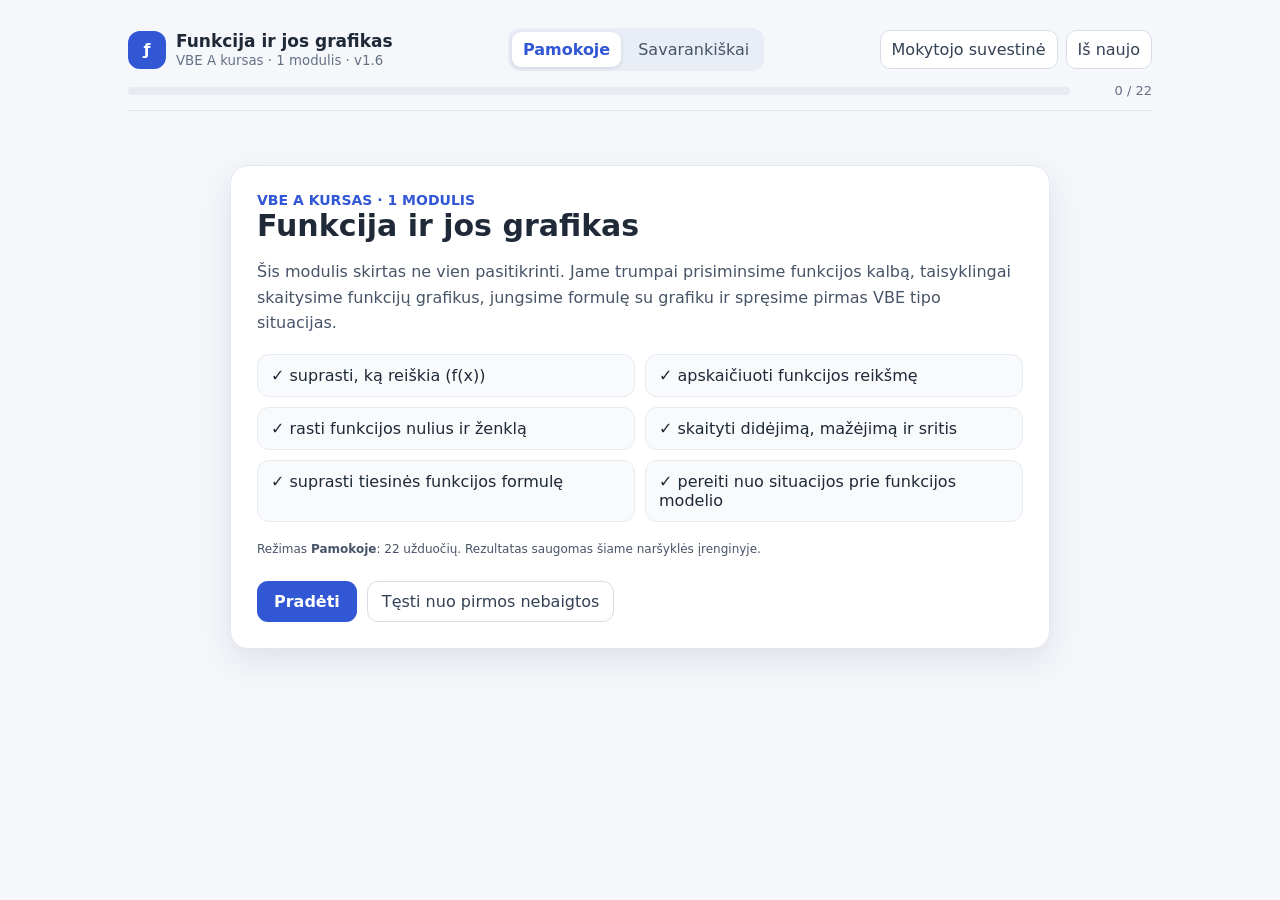
<file: vbe-a-01-funkcija-ir-jos-grafikas-v1.6.html>
<!doctype html>
<html lang="lt">
<head>
<meta charset="utf-8">
<meta name="viewport" content="width=device-width, initial-scale=1">
<title>VBE A kursas · Funkcija ir jos grafikas · 1 modulis v1.6</title>
<script>
window.MathJax = {
  tex: {
    inlineMath: [['\\(','\\)']],
    displayMath: [['\\[','\\]']]
  },
  svg: { fontCache: 'local' }
};
</script>
<script defer src="mathjax-tex-svg.js"></script>
<style>
  :root{
    --bg:#f5f7fb;
    --panel:#ffffff;
    --ink:#1f2937;
    --muted:#667085;
    --line:#d8dee9;
    --accent:#3157d5;
    --accent-soft:#eef2ff;
    --good:#18794e;
    --good-bg:#edfdf4;
    --warn:#9a6700;
    --warn-bg:#fff8e1;
    --bad:#b42318;
    --bad-bg:#fff1f0;
    --shadow:0 12px 34px rgba(31,41,55,.10);
    --radius:18px;
  }
  *{box-sizing:border-box}
  html,body{margin:0;min-height:100%;background:var(--bg);color:var(--ink);font-family:Inter,system-ui,-apple-system,Segoe UI,Roboto,Arial,sans-serif}
  button,input,select{font:inherit}
  button{cursor:pointer}
  .app{max-width:1060px;margin:0 auto;padding:18px}
  .topbar{
    position:sticky;top:0;z-index:20;
    background:rgba(245,247,251,.94);backdrop-filter:blur(10px);
    padding:10px 0 12px;border-bottom:1px solid rgba(216,222,233,.8);
  }
  .toprow{display:flex;gap:12px;align-items:center;justify-content:space-between;flex-wrap:wrap}
  .brand{display:flex;gap:10px;align-items:center;min-width:260px}
  .badge{width:38px;height:38px;border-radius:12px;background:var(--accent);color:white;display:grid;place-items:center;font-weight:800}
  .brand h1{font-size:17px;margin:0}
  .brand small{display:block;color:var(--muted);margin-top:2px}
  .mode-switch{display:flex;gap:6px;background:#e9edf5;border-radius:12px;padding:4px}
  .mode-switch button{border:0;background:transparent;padding:8px 11px;border-radius:9px;color:#475467}
  .mode-switch button.active{background:white;color:var(--accent);box-shadow:0 1px 4px rgba(31,41,55,.12);font-weight:700}
  .top-actions{display:flex;gap:8px;align-items:center}
  .ghost{border:1px solid var(--line);background:white;color:#344054;border-radius:10px;padding:9px 11px}
  .ghost:hover{background:#f8fafc}
  .progress-wrap{margin-top:12px;display:grid;grid-template-columns:1fr auto;gap:10px;align-items:center}
  .progress{height:8px;background:#e6eaf2;border-radius:99px;overflow:hidden}
  .progress > div{height:100%;width:0;background:var(--accent);transition:width .25s ease}
  .progress-label{font-size:13px;color:var(--muted);min-width:72px;text-align:right}
  .lesson-title{margin:30px 0 10px;color:var(--muted);font-weight:700;font-size:14px;letter-spacing:.02em}
  .card{background:var(--panel);border:1px solid #e4e8f0;border-radius:var(--radius);box-shadow:var(--shadow);padding:26px}
  .task-head{display:flex;gap:16px;align-items:flex-start;justify-content:space-between}
  .task-num{font-weight:800;color:var(--accent);font-size:14px}
  .skill-chip{font-size:12px;color:#475467;background:#f2f4f7;padding:6px 9px;border-radius:999px}
  .prompt{font-size:19px;line-height:1.55;margin:18px 0}
  .math{
    display:inline-block;font-family:"Cambria Math","STIX Two Math","Times New Roman",serif;
    font-size:1.16em;letter-spacing:.01em
  }
  .math.block{display:block;text-align:center;font-size:1.32em;margin:18px 0}
  .answers{display:grid;gap:10px;margin:18px 0}
  .choice{
    display:flex;gap:12px;align-items:flex-start;border:1px solid var(--line);
    border-radius:12px;padding:12px 14px;background:white;text-align:left;
  }
  .choice:hover{border-color:#a9b5d6;background:#fbfcff}
  .choice.selected{border-color:var(--accent);background:var(--accent-soft)}
  .choice .letter{font-weight:800;color:#475467;min-width:20px}
  .inline-inputs{display:flex;gap:10px;align-items:center;flex-wrap:wrap;margin:14px 0}
  .input{
    min-width:130px;max-width:100%;
    border:1.5px solid #b9c2d0;border-radius:10px;padding:11px 12px;background:white;
    outline:none;
  }
  .input:focus{border-color:var(--accent);box-shadow:0 0 0 3px rgba(49,87,213,.12)}
  .input.math-input{font-family:"Cambria Math","STIX Two Math","Times New Roman",serif;font-size:18px}
  .mini-table{border-collapse:collapse;margin:12px 0}
  .mini-table th,.mini-table td{border:1px solid var(--line);padding:10px 12px;text-align:center}
  .mini-table input{width:74px}
  .controls{display:flex;gap:10px;align-items:center;justify-content:space-between;flex-wrap:wrap;margin-top:20px}
  .primary{border:0;background:var(--accent);color:white;border-radius:11px;padding:11px 17px;font-weight:700}
  .primary:hover{filter:brightness(.96)}
  .secondary{border:1px solid var(--line);background:white;color:#344054;border-radius:11px;padding:10px 14px}
  .secondary[disabled],.primary[disabled]{opacity:.45;cursor:not-allowed}
  .feedback{border-radius:12px;padding:12px 14px;margin-top:16px;line-height:1.45;display:none}
  .feedback.show{display:block}
  .feedback.good{background:var(--good-bg);color:var(--good);border:1px solid #b7ebd0}
  .feedback.warn{background:var(--warn-bg);color:#7a5300;border:1px solid #f4d783}
  .feedback.bad{background:var(--bad-bg);color:var(--bad);border:1px solid #fac5c1}
  .hintbox{background:#f8fafc;border:1px dashed #b9c2d0;border-radius:12px;padding:12px 14px;margin-top:12px;display:none}
  .hintbox.show{display:block}
  .scaffold{display:grid;gap:8px;margin-top:10px}
  .scaffold div{padding:9px 10px;background:white;border:1px solid #e6eaf2;border-radius:9px}
  .graph-wrap{display:grid;gap:12px;margin:16px 0}
  .graph{width:100%;max-width:720px;height:auto;border:1px solid #e1e6ef;border-radius:14px;background:#fff;touch-action:manipulation}
  .mini-graphs{display:grid;grid-template-columns:repeat(2,minmax(0,1fr));gap:12px}
  .mini-graph-option{border:1px solid var(--line);border-radius:14px;padding:10px;background:#fff}
  .mini-graph-option.selected{border-color:var(--accent);background:var(--accent-soft)}
  .mini-graph-option svg{width:100%;height:auto}
  .teacher{display:none;margin-top:22px}
  .teacher.show{display:block}
  .teacher-grid{display:grid;grid-template-columns:repeat(4,minmax(0,1fr));gap:10px;margin:14px 0}
  .metric{background:#f8fafc;border:1px solid #e4e8f0;border-radius:12px;padding:12px}
  .metric b{display:block;font-size:22px;margin-top:4px}
  .summary-table{width:100%;border-collapse:collapse;margin-top:12px}
  .summary-table th,.summary-table td{border-bottom:1px solid #e5e7eb;padding:10px;text-align:left}
  .summary-table th{font-size:12px;color:#667085;text-transform:uppercase;letter-spacing:.04em}
  .end-card{text-align:center;padding:30px 10px}
  .end-card h2{font-size:28px;margin:0 0 8px}
  .skill-list{display:grid;grid-template-columns:1fr 1fr;gap:10px;margin:22px auto;max-width:720px;text-align:left}
  .skill-list div{border:1px solid #e5e7eb;border-radius:12px;padding:11px 13px;background:#fff}
  .tiny{font-size:12px;color:var(--muted)}
  .hidden{display:none !important}
  .start-card{max-width:820px;margin:54px auto 0}
  .start-card h2{font-size:30px;margin:0 0 12px}
  .start-card p{color:#475467;line-height:1.6}
  .outcomes{display:grid;grid-template-columns:1fr 1fr;gap:10px;margin:18px 0}
  .outcomes div{background:#f8fafc;border:1px solid #e7ebf2;border-radius:12px;padding:11px 13px}
  .start-actions{display:flex;gap:10px;flex-wrap:wrap;margin-top:22px}
  .lesson-nav{display:flex;gap:8px;flex-wrap:wrap;margin:16px 0 0}
  .lesson-pill{font-size:12px;padding:7px 9px;border-radius:999px;background:#f2f4f7;color:#667085}
  .lesson-pill.current{background:var(--accent-soft);color:var(--accent);font-weight:700}
  .result-pill{display:inline-block;padding:5px 8px;border-radius:999px;font-size:12px;font-weight:700}
  .result-pill.ok{background:var(--good-bg);color:var(--good)}
  .result-pill.help{background:var(--warn-bg);color:var(--warn)}
  .result-pill.repeat{background:var(--bad-bg);color:var(--bad)}
  @media (max-width:760px){
    .app{padding:10px}
    .card{padding:18px}
    .mini-graphs{grid-template-columns:1fr}
    .teacher-grid{grid-template-columns:repeat(2,1fr)}
    .skill-list,.outcomes{grid-template-columns:1fr}
    .brand{min-width:0}
    .mode-switch{width:100%}
    .mode-switch button{flex:1}
    .top-actions{width:100%}
    .top-actions button{flex:1}
  }
</style>
</head>
<body>
<div class="app">
  <div class="topbar">
    <div class="toprow">
      <div class="brand">
        <div class="badge">ƒ</div>
        <div>
          <h1>Funkcija ir jos grafikas</h1>
          <small>VBE A kursas · 1 modulis · v1.6</small>
        </div>
      </div>
      <div class="mode-switch" aria-label="Režimas">
        <button id="mode-class" class="active" type="button">Pamokoje</button>
        <button id="mode-self" type="button">Savarankiškai</button>
      </div>
      <div class="top-actions">
        <button id="teacherBtn" class="ghost" type="button">Mokytojo suvestinė</button>
        <button id="resetBtn" class="ghost" type="button">Iš naujo</button>
      </div>
    </div>
    <div class="progress-wrap">
      <div class="progress"><div id="progressBar"></div></div>
      <div id="progressLabel" class="progress-label">0 / 20</div>
    </div>
  </div>

  <main id="main"></main>
  <section id="teacherPanel" class="teacher"></section>
</div>

<script>
const MODULE_ID = "vbe-funkcija-grafikas-v1-6";
const EMBED_PARAMS = new URLSearchParams(location.search);
const EMBEDDED = EMBED_PARAMS.get("embed") === "1";
const EMBED_ROLE = EMBED_PARAMS.get("role") === "student" ? "student" : "teacher";
const EMBED_PRACTICE_ID = EMBED_PARAMS.get("practiceId") || "";
const REQUESTED_LESSON = Number(EMBED_PARAMS.get("lesson"));
const LESSON_FILTER = [1,2,3,4].includes(REQUESTED_LESSON) ? REQUESTED_LESSON : null;
const letters = ["A","B","C","D","E","F"];
const skills = {
  "Funkcijos sąvoka":"Funkcijos sąvoka",
  "f(x)":"f(x) supratimas",
  "Taškas ir grafikas":"Taško priklausymas grafikui",
  "Grafiko skaitymas":"Grafiko skaitymas",
  "Terminija":"Terminija",
  "Intervalai":"Intervalai",
  "Tiesinė funkcija":"Tiesinė funkcija",
  "Algebra":"Algebra",
  "Kvadratinė bazė":"Kvadratinės funkcijos bazė",
  "Modeliavimas":"Modeliavimas",
  "Uždavinio analizė":"Uždavinio analizė"
};

const taskData = [
  {id:1,lesson:1,mode:"class",skill:"Funkcijos sąvoka",type:"multigraph",
   prompt:"Pažymėk visus grafikus, kurie gali būti funkcijos \\(y=f(x)\\) grafikais.",
   correct:["A","C"], hint1:"Kiekvienai pasirinktai x reikšmei funkcija gali priskirti tik vieną y reikšmę.",
   hint2:"Mintyse brauk vertikalią tiesę. Jei ji grafiką kerta daugiau nei vieną kartą, toks grafikas nėra funkcijos y=f(x) grafikas."},
  {id:2,lesson:1,mode:"class",skill:"f(x)",type:"number",
   prompt:"Duota \\(f(x)=2x+3\\). Apskaičiuok \\(f(4)\\).",
   correct:["11"], hint1:"f(4) reiškia, kad visur vietoje x reikia įrašyti 4.", hint2:"Pradėk taip: \\(f(4)=2\\cdot 4+3\\)."},
  {id:3,lesson:1,mode:"class",skill:"Algebra",type:"number",
   prompt:"Duota \\(f(x)=x^2-1\\). Apskaičiuok \\(f(-2)\\).",
   correct:["3"], hint1:"Nepamiršk skliaustų: čia kvadratu keliama visa reikšmė −2.", hint2:"Pradėk: \\(f(-2)=(-2)^2-1=4-1\\)."},
  {id:4,lesson:1,mode:"class",skill:"Taškas ir grafikas",type:"choice",
   prompt:"Duota \\(f(x)=x^2-1\\). Ar taškas \\((2;3)\\) priklauso šios funkcijos grafikui?",
   options:["Taip","Ne"], correct:["Taip"], hint1:"Patikrink, kokią reikšmę gauni apskaičiavęs f(2).", hint2:"\\(f(2)=2^2-1=3\\). Palygink ją su taško y koordinate."},
  {id:5,lesson:1,mode:"class",skill:"Terminija",type:"choice",
   prompt:"Ką reiškia užrašas \\(f(3)=7\\)?",
   options:["Kai x=7, funkcijos reikšmė yra 3.","Kai x=3, funkcijos reikšmė yra 7.","Funkcijos nulis yra 7.","Funkcijos formulė yra 3x=7."],
   correct:["Kai x=3, funkcijos reikšmė yra 7."], hint1:"Skaičius skliaustuose yra argumento x reikšmė.", hint2:"Užrašas f(3)=7 sako: į funkciją įvedus x=3, gaunama reikšmė 7."},

  {id:6,lesson:1,mode:"self",skill:"f(x)",type:"number",
   prompt:"Duota \\(g(x)=5-3x\\). Rask \\(g(2)\\).",
   correct:["-1","−1"], hint1:"Įrašyk 2 vietoje x.", hint2:"\\(g(2)=5-3\\cdot 2\\)."},
  {id:7,lesson:1,mode:"self",skill:"Algebra",type:"number",
   prompt:"Duota \\(h(x)=\\frac{x+4}{2}\\). Rask \\(h(-2)\\).",
   correct:["1"], hint1:"Pirmiausia įrašyk −2 vietoje x skliaustuose.", hint2:"\\(h(-2)=\\frac{-2+4}{2}=\\frac22\\)."},
  {id:8,lesson:1,mode:"self",skill:"Taškas ir grafikas",type:"choice",
   prompt:"Duota \\(f(x)=2x+3\\). Ar taškas \\((-1;0)\\) priklauso grafikui?",
   options:["Taip","Ne"], correct:["Ne"], hint1:"Apskaičiuok f(−1).", hint2:"\\(f(-1)=2\\cdot(-1)+3=1\\), o taško y koordinatė yra 0."},

  {id:9,lesson:2,mode:"class",skill:"Grafiko skaitymas",type:"mainGraphNumber",
   prompt:"Pagal grafiką rask \\(f(0)\\).",
   correct:["3"], hint1:"Surask x=0 ir pažiūrėk, kokiame aukštyje yra grafikas.", hint2:"Kai x=0, grafikas yra ties y=3."},
  {id:10,lesson:2,mode:"class",skill:"Terminija",type:"graphZeros",
   prompt:"Spustelėk abu funkcijos nulius grafike.",
   correct:["-3","2"], hint1:"Funkcijos nulis yra tokia x reikšmė, kuriai f(x)=0.", hint2:"Ieškok grafiko sankirtų su horizontaliąja x ašimi."},
  {id:11,lesson:2,showMainGraph:true,mode:"class",skill:"Intervalai",type:"text",
   prompt:"Kada \\(f(x)>0\\)? Užrašyk intervalą.",
   correct:["(-3;2)","(-3,2)"], hint1:"Ieškok tos grafiko dalies, kuri yra virš x ašies.", hint2:"Grafikas virš x ašies yra tarp nulių −3 ir 2; patys nuliai netinka, nes nelygybė griežta."},
  {id:12,lesson:2,showMainGraph:true,mode:"class",skill:"Grafiko skaitymas",type:"choice",
   prompt:"Kuriame intervale funkcija didėja?",
   options:["Nuo x=−4 iki x=−1","Nuo x=−1 iki x=1","Nuo x=1 iki x=4","Visame intervale [−4;4]"],
   correct:["Nuo x=−4 iki x=−1"], hint1:"Didėjant x, stebėk, kur grafikas kyla aukštyn.", hint2:"Grafikas kyla nuo taško (−4;−1) iki (−1;3)."},
  {id:13,lesson:2,showMainGraph:true,mode:"class",skill:"Grafiko skaitymas",type:"number",
   prompt:"Kokia didžiausia pavaizduotos funkcijos reikšmė?",
   correct:["3"], hint1:"Funkcijos reikšmė yra y, ne x.", hint2:"Aukščiausia grafiko vieta yra ties y=3."},

  {id:33,lesson:2,showMainGraph:true,mode:"class",skill:"Intervalai",type:"text",
   prompt:"Funkcijos <b>apibrėžimo sritis</b> \\(D(f)\\) – visos argumento \\(x\\) reikšmės, kurioms funkcija apibrėžta. Pagal grafiką užrašyk \\(D(f)\\).",
   correct:["[-4;4]","[-4,4]"], hint1:"Žiūrėk, nuo kurios iki kurios x reikšmės yra nubrėžtas grafikas.", hint2:"Grafikas prasideda ties \\(x=-4\\) ir baigiasi ties \\(x=4\\); abu galai įtraukti, todėl \\(D(f)=[-4;4]\\)."},
  {id:34,lesson:2,showMainGraph:true,mode:"class",skill:"Intervalai",type:"text",
   prompt:"Funkcijos <b>reikšmių sritis</b> \\(E(f)\\) – visos galimos funkcijos reikšmės \\(y=f(x)\\). Pagal grafiką užrašyk \\(E(f)\\).",
   correct:["[-2;3]","[-2,3]"], hint1:"Žiūrėk į žemiausią ir aukščiausią grafiko y reikšmę.", hint2:"Mažiausia reikšmė yra \\(-2\\), didžiausia – \\(3\\), todėl \\(E(f)=[-2;3]\\)."},

  {id:14,lesson:2,showPracticeGraph:true,mode:"self",skill:"Intervalai",type:"text",
   prompt:"Pagal tą patį grafiką užrašyk funkcijos apibrėžimo sritį \\(D(f)\\).",
   correct:["[-5;5]","[-5,5]"], hint1:"Kokias x reikšmes apima visas pavaizduotas grafikas?", hint2:"Grafikas prasideda ties \(x=-5\) ir baigiasi ties \(x=5\); abu galai priklauso grafikui, todėl \(D(f)=[-5;5]\)."},
  {id:15,lesson:2,showPracticeGraph:true,mode:"self",skill:"Intervalai",type:"text",
   prompt:"Užrašyk funkcijos reikšmių sritį \\(E(f)\\).",
   correct:["[-2;2]","[-2,2]"], hint1:"Dabar žiūrėk į visas galimas \(y=f(x)\) reikšmes.", hint2:"Mažiausia pavaizduota reikšmė yra \(-2\), didžiausia – \(2\), todėl \(E(f)=[-2;2]\)."},
  {id:16,lesson:2,showPracticeGraph:true,mode:"self",skill:"Intervalai",type:"text",
   prompt:"Kada \\(f(x)<0\\)?",
   correct:["[-5;-4)∪(3;5]","[-5,-4)∪(3,5]","[-5;-4)u(3;5]","[-5,-4)u(3,5]"],
   hint1:"Ieškok grafiko dalių žemiau \(x\) ašies.", hint2:"Žemiau \(x\) ašies grafikas yra nuo \(-5\) iki \(-4\) ir nuo \(3\) iki \(5\); ties nuliais \(f(x)=0\), todėl \(-4\) ir \(3\) neįtraukiami."},

  {id:17,lesson:3,mode:"class",skill:"Tiesinė funkcija",type:"dual",
   prompt:"Duota \\(f(x)=2x-1\\). Įrašyk koeficientą prie x ir reikšmę \\(f(0)\\).",
   labels:["Koeficientas prie x","f(0)"], correct:["2","-1"], hint1:"Koeficientas prie x yra skaičius, iš kurio x dauginamas.", hint2:"Čia a=2, o <span class='math'>f(0)=2·0−1=−1</span>."},
  {id:18,lesson:3,mode:"class",skill:"Tiesinė funkcija",type:"lineGraphs",
   prompt:"Pasirink grafiką funkcijos \\(f(x)=2x-1\\).",
   correct:["C"], hint1:"Koeficientas 2 yra teigiamas, todėl tiesė kyla; kai x=0, y=−1.", hint2:"Ieškok kylančios tiesės, kuri y ašį kerta ties −1. Šiame paveiksle tai grafikas C."},
  {id:19,lesson:3,mode:"class",skill:"Tiesinė funkcija",type:"table",
   prompt:"Duota \\(f(x)=2x-1\\). Užpildyk lentelę.",
   xs:["0","1","2"], correct:["-1","1","3"], hint1:"Kiekvieną x reikšmę paeiliui įstatyk į formulę.", hint2:"Gauname: f(0)=−1, f(1)=1, f(2)=3."},
  {id:20,lesson:3,mode:"class",skill:"Algebra",type:"number",
   prompt:"Duota \\(f(x)=2x-4\\). Rask funkcijos nulį.",
   correct:["2"], hint1:"Funkcijos nuliui f(x)=0.", hint2:"Spręsk lygtį \\(2x-4=0\\)."},
  {id:21,lesson:3,mode:"class",skill:"Tiesinė funkcija",type:"text",
   prompt:"Tiesė eina per taškus \\((0;3)\\) ir \\((2;7)\\). Užrašyk jos formulę.",
   correct:["f(x)=2x+3","y=2x+3","2x+3"], hint1:"Pirmiausia rask, kiek y pasikeičia, kai x padidėja 2 vienetais.", hint2:"Nuolydis yra (7−3)/(2−0)=2, o kai x=0, y=3."},

  {id:22,lesson:3,mode:"self",skill:"Tiesinė funkcija",type:"choice",
   prompt:"Duota \\(f(x)=-\\frac12x+4\\). Funkcija didėja ar mažėja?",
   options:["Didėja","Mažėja"], correct:["Mažėja"], hint1:"Pažiūrėk į koeficiento prie x ženklą.", hint2:"Koeficientas −1/2 yra neigiamas, todėl tiesinė funkcija mažėja."},
  {id:23,lesson:3,mode:"self",skill:"Algebra",type:"number",
   prompt:"Duota \\(f(x)=-\\frac12x+4\\). Rask x, jeigu \\(f(x)=1\\).",
   correct:["6"], hint1:"Sudaryk lygtį: −(1/2)x+4=1.", hint2:"Atėmus 4 gauni −(1/2)x=−3, todėl x=6."},
  {id:24,lesson:3,mode:"self",skill:"Modeliavimas",type:"choice",
   prompt:"Taksi kelionės kaina aprašoma \\(K(x)=3+2x\\), kur x – nuvažiuotų kilometrų skaičius. Ką modelyje reiškia skaičius 2?",
   options:["Pradinį 3 € mokestį","Kainą už vieną papildomą kilometrą","Kelionės kilometrų skaičių","Didžiausią kelionės kainą"],
   correct:["Kainą už vieną papildomą kilometrą"], hint1:"Pagalvok, kuris dėmuo kinta kartu su x.", hint2:"Dėmuo 2x reiškia, kad už kiekvieną x kilometrą pridedama po 2 €."},

  {id:25,lesson:4,mode:"class",skill:"Modeliavimas",type:"number",
   prompt:"Įmonė A taiko \\(A(x)=5+2x\\), o įmonė B – \\(B(x)=11+x\\). Kada kainos vienodos? Rask x.",
   correct:["6"], hint1:"Kai kainos vienodos, A(x)=B(x).", hint2:"Spręsk lygtį \\(5+2x=11+x\\)."},
  {id:26,lesson:4,mode:"class",skill:"Modeliavimas",type:"choice",
   prompt:"Kuri įmonė pigesnė, kai \\(x=10\\)?",
   options:["A","B","Kainos vienodos"], correct:["B"], hint1:"Apskaičiuok A(10) ir B(10).", hint2:"A(10)=25, B(10)=21."},
  {id:27,lesson:4,mode:"class",skill:"Uždavinio analizė",type:"number",
   prompt:"Duota \\(f(x)=4x-3\\). Rask \\(f(5)\\).",
   correct:["17"], hint1:"Ko prašoma? Funkcijos reikšmės, kai x=5.", hint2:"\\(f(5)=4\\cdot5-3=20-3\\)",
   scaffold:["Ko prašoma? → funkcijos reikšmės","Kokia x reikšmė duota? → 5","Ką reikia padaryti? → įstatyti 5 vietoje x"]},
  {id:28,lesson:4,mode:"class",skill:"Kvadratinė bazė",type:"number",
   prompt:"Duota \\(g(x)=x^2-4x+3\\). Rask \\(g(2)\\).",
   correct:["-1","−1"], hint1:"Įstatyk 2 vietoje x į visą formulę.", hint2:"\\(g(2)=2^2-4\\cdot2+3=4-8+3\\)."},
  {id:29,lesson:4,mode:"class",skill:"Kvadratinė bazė",type:"dual",
   prompt:"Rask funkcijos \\(g(x)=x^2-4x+3\\) nulius.",
   labels:["Pirmas nulis","Antras nulis"], correct:["1","3"], unordered:true,
   hint1:"Funkcijos nuliai tenkina lygtį x²−4x+3=0.", hint2:"Išskaidyk: \\((x-1)(x-3)=0\\)."},

  {id:30,lesson:4,mode:"self",skill:"Algebra",type:"number",
   prompt:"Duota \\(g(x)=3x-6\\). Rask funkcijos nulį.",
   correct:["2"], hint1:"Funkcijos nuliui \\(g(x)=0\\).", hint2:"Spręsk lygtį \\(3x-6=0\\)."},
  {id:31,lesson:4,mode:"self",skill:"Modeliavimas",type:"choice",
   prompt:"Automobilių stovėjimo kaina aprašoma formule \\(K(x)=4+1{,}5x\\), kur \\(x\\) – stovėjimo valandų skaičius. Ką reiškia skaičius \\(1{,}5\\)?",
   options:["Pradinį 4 € mokestį","Vienos stovėjimo valandos kainą","Didžiausią stovėjimo laiką","Bendrą kelionės kainą"],
   correct:["Vienos stovėjimo valandos kainą"], hint1:"Pažiūrėk, kuris skaičius dauginamas iš kintamojo \\(x\\).", hint2:"Dėmuo \\(1{,}5x\\) reiškia po 1,5 € už kiekvieną stovėjimo valandą."},
  {id:32,lesson:4,mode:"self",skill:"Modeliavimas",type:"scenario",
   prompt:"Grafikas vaizduoja žmogaus atstumą nuo namų priklausomai nuo laiko.",
   correct:["10–15 min.","Atstumas nuo namų nekito.","25"], hint1:"Žiūrėk į didžiausią atstumą, horizontaliąją dalį ir momentą, kai atstumas vėl tampa 0.",
   hint2:"Didžiausias atstumas 2 km išlieka 10–15 min.; horizontali dalis reiškia nekintantį atstumą; namo grįžtama po 25 min."}
];

const moduleTaskData = LESSON_FILTER ? taskData.filter(t=>t.lesson===LESSON_FILTER) : taskData;

const lessonNames = {
  1:"1 pamoka · Funkcija ir f(x)",
  2:"2 pamoka · Skaitome grafiką",
  3:"3 pamoka · Tiesinė funkcija",
  4:"4 pamoka · Funkcija kaip problemų sprendimo įrankis"
};

let mode = EMBEDDED ? "class" : (localStorage.getItem(MODULE_ID+":mode") || "class");
let currentIndex = 0;
let state = EMBEDDED ? {} : loadState();
let selectedChoice = null;
let graphZeroClicks = [];
let moduleView = "start";
let applyingParentSync = false;

function loadState(){
  try{
    return JSON.parse(localStorage.getItem(MODULE_ID+":state") || "{}");
  }catch(e){ return {}; }
}
function publishEmbeddedState(){
  if(!EMBEDDED || applyingParentSync || window.parent===window) return;
  window.parent.postMessage({
    type:"p772:external-practice-state",
    practiceId:EMBED_PRACTICE_ID,
    moduleId:MODULE_ID,
    state, mode, currentIndex, view:moduleView
  }, location.origin);
}
function saveState(){
  if(!EMBEDDED){
    localStorage.setItem(MODULE_ID+":state", JSON.stringify(state));
    localStorage.setItem(MODULE_ID+":mode", mode);
  }
  publishEmbeddedState();
}
function activeTasks(){ return moduleTaskData.filter(t=>t.mode===mode); }
function currentTask(){ return activeTasks()[currentIndex]; }

function norm(s){
  return String(s ?? "")
    .trim().toLowerCase()
    .replace(/\s+/g,"")
    .replace(/−/g,"-")
    .replace(/²/g,"^2")
    .replace(/×/g,"*");
}
function flexibleTextNorm(s){
  return norm(s).replace(/,/g,";").replace(/∪/g,"u");
}
function taskState(id){
  if(!state[id]) state[id]={
    attempts:0,
    firstCorrect:null,
    hints:0,
    helpUsed:false,
    corrected:false,
    solutionShown:false,
    completed:false,
    status:null,
    answer:null
  };
  // Backward-safe normalization inside this version.
  if(typeof state[id].helpUsed!=="boolean") state[id].helpUsed=false;
  if(typeof state[id].corrected!=="boolean") state[id].corrected=false;
  if(typeof state[id].solutionShown!=="boolean") state[id].solutionShown=false;
  return state[id];
}
function lessonDots(task){
  const lessons = LESSON_FILTER ? [LESSON_FILTER] : [1,2,3,4];
  return lessons.map(n=>`<span class="lesson-pill ${n===task.lesson?'current':''}">${lessonNames[n]}</span>`).join("");
}
function setMode(newMode){
  mode=newMode; currentIndex=0; selectedChoice=null; graphZeroClicks=[]; saveState();
  document.getElementById("mode-class").classList.toggle("active", mode==="class");
  document.getElementById("mode-self").classList.toggle("active", mode==="self");
  render();
}
document.getElementById("mode-class").onclick=()=>setMode("class");
document.getElementById("mode-self").onclick=()=>setMode("self");

function taskCompletedCount(){
  return activeTasks().filter(t=>taskState(t.id).completed).length;
}
function updateProgress(){
  const total=activeTasks().length;
  const done=taskCompletedCount();
  document.getElementById("progressBar").style.width=(total?done/total*100:0)+"%";
  document.getElementById("progressLabel").textContent=`${done} / ${total}`;
}
function startScreen(){
  moduleView="start";
  const main=document.getElementById("main");
  main.innerHTML=`
    <section class="card start-card">
      <div class="task-num">${LESSON_FILTER ? `VBE A KURSAS · ${LESSON_FILTER} PAMOKA` : "VBE A KURSAS · 1 MODULIS"}</div>
      <h2>${LESSON_FILTER===1 ? "Funkcija ir f(x)" : "Funkcija ir jos grafikas"}</h2>
      <p>${LESSON_FILTER===1 ? "Šioje pamokoje prisiminsime funkcijos sąvoką, užrašą f(x), funkcijos reikšmės apskaičiavimą ir taško priklausymą funkcijos grafikui." : "Šis modulis skirtas ne vien pasitikrinti. Jame trumpai prisiminsime funkcijos kalbą, taisyklingai skaitysime funkcijų grafikus, jungsime formulę su grafiku ir spręsime pirmas VBE tipo situacijas."}</p>
      <div class="outcomes">
        ${LESSON_FILTER===1 ? `
        <div>✓ atpažinti, kuris grafikas gali būti funkcijos grafikas</div>
        <div>✓ suprasti, ką reiškia \(f(x)\)</div>
        <div>✓ apskaičiuoti funkcijos reikšmę</div>
        <div>✓ patikrinti, ar taškas priklauso funkcijos grafikui</div>` : `
        <div>✓ suprasti, ką reiškia \(f(x)\)</div>
        <div>✓ apskaičiuoti funkcijos reikšmę</div>
        <div>✓ rasti funkcijos nulius ir ženklą</div>
        <div>✓ skaityti didėjimą, mažėjimą ir sritis</div>
        <div>✓ suprasti tiesinės funkcijos formulę</div>
        <div>✓ pereiti nuo situacijos prie funkcijos modelio</div>`}
      </div>
      <p class="tiny">Režimas <b>${mode==="class"?"Pamokoje":"Savarankiškai"}</b>: ${activeTasks().length} užduočių. Rezultatas saugomas šiame naršyklės įrenginyje.</p>
      <div class="start-actions">
        <button class="primary" id="startNow">Pradėti</button>
        <button class="secondary" id="continueBtn">Tęsti nuo pirmos nebaigtos</button>
      </div>
    </section>`;
  document.getElementById("startNow").onclick=()=>{currentIndex=0;renderTask();publishEmbeddedState()};
  document.getElementById("continueBtn").onclick=()=>{
    const tasks=activeTasks();
    const idx=tasks.findIndex(t=>!taskState(t.id).completed);
    currentIndex=idx===-1?0:idx; renderTask(); publishEmbeddedState();
  };
  updateProgress();
  setTimeout(()=>typesetMath(main),0);
}

function miniAxes(linePath="", curvePath="", vertical=false, circle=false){
  return `<svg viewBox="0 0 220 135" aria-hidden="true">
    <line x1="18" y1="67.5" x2="205" y2="67.5" stroke="#98a2b3" stroke-width="1.4"/>
    <line x1="110" y1="10" x2="110" y2="125" stroke="#98a2b3" stroke-width="1.4"/>
    ${linePath}${curvePath}
  </svg>`;
}
function renderMultigraph(task){
  const gs = {
    A: miniAxes(`<line x1="35" y1="105" x2="185" y2="30" stroke="#3157d5" stroke-width="3"/>`),
    B: miniAxes(`<ellipse cx="110" cy="67.5" rx="58" ry="40" fill="none" stroke="#3157d5" stroke-width="3"/>`),
    C: miniAxes("",`<path d="M45 110 Q110 10 175 110" fill="none" stroke="#3157d5" stroke-width="3"/>`),
    D: miniAxes(`<line x1="145" y1="18" x2="145" y2="118" stroke="#3157d5" stroke-width="3"/>`)
  };
  return `<div class="mini-graphs">${Object.keys(gs).map(k=>`
    <button type="button" class="mini-graph-option" data-mg="${k}">
      <b>${k}</b>${gs[k]}
    </button>`).join("")}</div>`;
}
function renderLineGraphs(){
  const axesWithMarks = (linePath) => `<svg viewBox="0 0 220 135" aria-hidden="true">
    <line x1="18" y1="67.5" x2="205" y2="67.5" stroke="#98a2b3" stroke-width="1.4"/>
    <line x1="110" y1="10" x2="110" y2="125" stroke="#98a2b3" stroke-width="1.4"/>
    <line x1="106" y1="79" x2="114" y2="79" stroke="#667085" stroke-width="1.2"/>
    <text x="101" y="64" text-anchor="end" font-size="10" fill="#667085">0</text>
    <text x="101" y="82" text-anchor="end" font-size="10" fill="#667085">−1</text>
    ${linePath}
  </svg>`;
  const lines = [
    ["A", `<line x1="35" y1="28" x2="185" y2="102" stroke="#3157d5" stroke-width="3"/>`],
    ["B", `<line x1="45" y1="112" x2="170" y2="24" stroke="#3157d5" stroke-width="3"/>`],
    ["C", `<line x1="45" y1="98" x2="185" y2="52" stroke="#3157d5" stroke-width="3"/>`],
    ["D", `<line x1="45" y1="40" x2="180" y2="98" stroke="#3157d5" stroke-width="3"/>`]
  ];
  return `<div class="mini-graphs">${lines.map(([k,p])=>`
    <button type="button" class="mini-graph-option" data-lg="${k}">
      <b>${k}</b>${axesWithMarks(p)}
    </button>`).join("")}</div>`;
}
function mainGraphSvg(clickable=false){
  const pts=[[-4,-1],[-3,0],[-1,3],[1,3],[2,0],[4,-2]];
  const sx=x=>55+(x+4)*72.5;
  const sy=y=>250-(y+2)*44;
  const poly=pts.map(p=>`${sx(p[0])},${sy(p[1])}`).join(" ");
  const ticksX=[-4,-3,-2,-1,0,1,2,3,4].map(x=>`
    <line x1="${sx(x)}" y1="${sy(0)-4}" x2="${sx(x)}" y2="${sy(0)+4}" stroke="#667085"/>
    <text x="${sx(x)}" y="${sy(0)+19}" text-anchor="middle" font-size="12" fill="#667085">${x}</text>`).join("");
  const ticksY=[-2,-1,1,2,3].map(y=>`
    <line x1="${sx(0)-4}" y1="${sy(y)}" x2="${sx(0)+4}" y2="${sy(y)}" stroke="#667085"/>
    <text x="${sx(0)-10}" y="${sy(y)+4}" text-anchor="end" font-size="12" fill="#667085">${y}</text>`).join("");
  return `<svg id="mainGraph" class="graph" viewBox="0 0 690 300" role="${clickable?'button':'img'}" aria-label="Funkcijos grafikas">
    <rect x="0" y="0" width="690" height="300" fill="#fff"/>
    <g stroke="#eef1f5" stroke-width="1">
      ${[-4,-3,-2,-1,0,1,2,3,4].map(x=>`<line x1="${sx(x)}" y1="28" x2="${sx(x)}" y2="260"/>`).join("")}
      ${[-2,-1,0,1,2,3].map(y=>`<line x1="42" y1="${sy(y)}" x2="650" y2="${sy(y)}"/>`).join("")}
    </g>
    <line x1="42" y1="${sy(0)}" x2="650" y2="${sy(0)}" stroke="#667085" stroke-width="1.6"/>
    <line x1="${sx(0)}" y1="28" x2="${sx(0)}" y2="260" stroke="#667085" stroke-width="1.6"/>
    ${ticksX}${ticksY}
    <polyline points="${poly}" fill="none" stroke="#3157d5" stroke-width="4" stroke-linecap="round" stroke-linejoin="round"/>
    ${[pts[0],pts[pts.length-1]].map(p=>`<circle cx="${sx(p[0])}" cy="${sy(p[1])}" r="4.5" fill="#3157d5"/>`).join("")}
    <text x="656" y="${sy(0)-8}" font-size="13" fill="#475467">x</text>
    <text x="${sx(0)+9}" y="23" font-size="13" fill="#475467">y</text>
    <g id="clickMarks"></g>
  </svg>`;
}

function practiceGraphSvg(){
  // Different graph for independent practice. Internal construction points are
  // deliberately not shown; only the two included endpoints are marked.
  const pts=[[-5,-1],[-4,0],[-2,2],[1,2],[3,0],[5,-2]];
  const sx=x=>55+(x+5)*58;
  const sy=y=>238-(y+2)*46;
  const poly=pts.map(p=>`${sx(p[0])},${sy(p[1])}`).join(" ");
  const ticksX=[-5,-4,-3,-2,-1,0,1,2,3,4,5].map(x=>`
    <line x1="${sx(x)}" y1="${sy(0)-4}" x2="${sx(x)}" y2="${sy(0)+4}" stroke="#667085"/>
    <text x="${sx(x)}" y="${sy(0)+19}" text-anchor="middle" font-size="12" fill="#667085">${x}</text>`).join("");
  const ticksY=[-2,-1,1,2].map(y=>`
    <line x1="${sx(0)-4}" y1="${sy(y)}" x2="${sx(0)+4}" y2="${sy(y)}" stroke="#667085"/>
    <text x="${sx(0)-10}" y="${sy(y)+4}" text-anchor="end" font-size="12" fill="#667085">${y}</text>`).join("");
  return `<svg class="graph" viewBox="0 0 690 300" role="img" aria-label="Savarankiškos užduoties funkcijos grafikas">
    <rect x="0" y="0" width="690" height="300" fill="#fff"/>
    <g stroke="#eef1f5" stroke-width="1">
      ${[-5,-4,-3,-2,-1,0,1,2,3,4,5].map(x=>`<line x1="${sx(x)}" y1="28" x2="${sx(x)}" y2="260"/>`).join("")}
      ${[-2,-1,0,1,2].map(y=>`<line x1="42" y1="${sy(y)}" x2="650" y2="${sy(y)}"/>`).join("")}
    </g>
    <line x1="42" y1="${sy(0)}" x2="650" y2="${sy(0)}" stroke="#667085" stroke-width="1.6"/>
    <line x1="${sx(0)}" y1="28" x2="${sx(0)}" y2="260" stroke="#667085" stroke-width="1.6"/>
    ${ticksX}${ticksY}
    <polyline points="${poly}" fill="none" stroke="#3157d5" stroke-width="4" stroke-linecap="round" stroke-linejoin="round"/>
    ${[pts[0],pts[pts.length-1]].map(p=>`<circle cx="${sx(p[0])}" cy="${sy(p[1])}" r="4.5" fill="#3157d5"/>`).join("")}
    <text x="656" y="${sy(0)-8}" font-size="13" fill="#475467">x</text>
    <text x="${sx(0)+9}" y="23" font-size="13" fill="#475467">y</text>
  </svg>`;
}

function scenarioSvg(){
  const sx=t=>45+t*22;
  const sy=d=>225-d*85;
  const pts=[[0,0],[10,2],[15,2],[25,0]].map(p=>`${sx(p[0])},${sy(p[1])}`).join(" ");
  return `<svg class="graph" viewBox="0 0 650 270" aria-label="Atstumo nuo namų grafikas">
    <line x1="45" y1="225" x2="615" y2="225" stroke="#667085" stroke-width="1.5"/>
    <line x1="45" y1="28" x2="45" y2="225" stroke="#667085" stroke-width="1.5"/>
    <polyline points="${pts}" fill="none" stroke="#3157d5" stroke-width="4" stroke-linecap="round" stroke-linejoin="round"/>
    <circle cx="${sx(0)}" cy="${sy(0)}" r="4.5" fill="#3157d5"/>
    <circle cx="${sx(25)}" cy="${sy(0)}" r="4.5" fill="#3157d5"/>
    <g fill="#667085" font-size="12">
      <text x="${sx(0)}" y="245" text-anchor="middle">0</text>
      <text x="${sx(10)}" y="245" text-anchor="middle">10</text>
      <text x="${sx(15)}" y="245" text-anchor="middle">15</text>
      <text x="${sx(25)}" y="245" text-anchor="middle">25</text>
      <text x="27" y="${sy(2)+4}" text-anchor="end">2</text>
      <text x="330" y="262" text-anchor="middle">laikas, min.</text>
      <text x="13" y="110" transform="rotate(-90 13 110)" text-anchor="middle">atstumas, km</text>
    </g>
  </svg>`;
}

function answerUI(task){
  if(task.type==="number" || task.type==="text"){
    return `<div class="inline-inputs"><input id="answerInput" class="input math-input" autocomplete="off" placeholder="Įrašyk atsakymą"></div>`;
  }
  if(task.type==="choice"){
    return `<div class="answers">${task.options.map((o,i)=>`
      <button class="choice" type="button" data-choice="${escapeHtml(o)}"><span class="letter">${letters[i]}</span><span>${o}</span></button>
    `).join("")}</div>`;
  }
  if(task.type==="multigraph") return renderMultigraph(task);
  if(task.type==="mainGraphNumber"){
    return `<div class="graph-wrap">${mainGraphSvg(false)}<input id="answerInput" class="input math-input" autocomplete="off" placeholder="f(0) ="></div>`;
  }
  if(task.type==="graphZeros"){
    return `<div class="graph-wrap">${mainGraphSvg(true)}<div class="tiny">Spustelėk dvi grafiko sankirtas su x ašimi.</div></div>`;
  }
  if(task.type==="dual"){
    return `<div class="inline-inputs">${task.labels.map((lab,i)=>`
      <label>${lab}<br><input class="input math-input dualInput" data-i="${i}" autocomplete="off"></label>`).join("")}</div>`;
  }
  if(task.type==="lineGraphs") return renderLineGraphs();
  if(task.type==="table"){
    return `<table class="mini-table"><tr><th>x</th>${task.xs.map(x=>`<th>${x}</th>`).join("")}</tr>
      <tr><th>f(x)</th>${task.xs.map((x,i)=>`<td><input class="input math-input tableInput" data-i="${i}" autocomplete="off"></td>`).join("")}</tr></table>`;
  }
  if(task.type==="scenario"){
    return `<div class="graph-wrap">${scenarioSvg()}</div>
      <div class="answers">
        <label>a) Kada žmogus buvo toliausiai nuo namų?<br><input class="input scenarioInput" data-i="0" placeholder="pvz., 10–15 min."></label>
        <label>b) Ką reiškia horizontalioji grafiko dalis?<br>
          <select class="input scenarioInput" data-i="1">
            <option value="">Pasirink...</option>
            <option>Atstumas nuo namų nekito.</option>
            <option>Žmogus judėjo vis greičiau.</option>
            <option>Žmogus grįžo namo.</option>
          </select>
        </label>
        <label>c) Po kiek minučių žmogus grįžo namo?<br><input class="input scenarioInput" data-i="2" placeholder="min."></label>
      </div>`;
  }
  return "";
}
function escapeHtml(s){
  return String(s).replace(/[&<>"']/g,m=>({"&":"&amp;","<":"&lt;",">":"&gt;","\"":"&quot;","'":"&#039;"}[m]));
}
function restoreTaskAnswerUI(task, st){
  const ans=Array.isArray(st?.answer) ? st.answer : [];
  if(!ans.length) return;

  if(task.type==="number" || task.type==="text" || task.type==="mainGraphNumber"){
    const input=document.getElementById("answerInput");
    if(input) input.value=ans[0] ?? "";
    return;
  }
  if(task.type==="choice"){
    selectedChoice=String(ans[0] ?? "");
    document.querySelectorAll("[data-choice]").forEach(btn=>{
      btn.classList.toggle("selected", btn.dataset.choice===selectedChoice);
    });
    return;
  }
  if(task.type==="lineGraphs"){
    selectedChoice=String(ans[0] ?? "");
    document.querySelectorAll("[data-lg]").forEach(btn=>{
      btn.classList.toggle("selected", btn.dataset.lg===selectedChoice);
    });
    return;
  }
  if(task.type==="multigraph"){
    const selected=new Set(ans.map(value=>String(value)));
    document.querySelectorAll("[data-mg]").forEach(btn=>{
      btn.classList.toggle("selected", selected.has(String(btn.dataset.mg)));
    });
    return;
  }
  if(task.type==="graphZeros"){
    graphZeroClicks=ans.map(Number).filter(Number.isFinite);
    drawZeroClicks();
    return;
  }
  if(task.type==="dual"){
    document.querySelectorAll(".dualInput").forEach((input,i)=>{ input.value=ans[i] ?? ""; });
    return;
  }
  if(task.type==="table"){
    document.querySelectorAll(".tableInput").forEach((input,i)=>{ input.value=ans[i] ?? ""; });
    return;
  }
  if(task.type==="scenario"){
    document.querySelectorAll(".scenarioInput").forEach((input,i)=>{ input.value=ans[i] ?? ""; });
  }
}

function restoreTaskResultUI(task, st){
  if(st.solutionShown){
    showFeedback("bad","Sprendimas jau buvo parodytas. Ši užduotis lieka pažymėta „Kartoti“.");
    showHint(task.hint2);
    freezeTaskInputs();
    document.getElementById("solutionBtn").classList.add("hidden");
    document.getElementById("checkBtn").classList.add("hidden");
    document.getElementById("nextBtn").classList.remove("hidden");
    return;
  }

  if(st.status==="repeat" && st.corrected){
    showFeedback(
      "good",
      "✓ Dabar teisingai. Užduotis vis tiek lieka pažymėta „Kartoti“, nes prieš tai buvo du nesėkmingi bandymai."
    );
    document.getElementById("solutionBtn").classList.add("hidden");
    document.getElementById("checkBtn").classList.add("hidden");
    document.getElementById("nextBtn").classList.remove("hidden");
    return;
  }

  if(st.status==="repeat"){
    showFeedback("bad","Ši užduotis pažymėta „Kartoti“. Gali ją taisyti, parodyti sprendimą arba eiti toliau.");
    showHint("Peržiūrėk pirmąją užuominą ir dar kartą patikrink savo veiksmus.");
    document.getElementById("checkBtn").textContent="Patikrinti pataisymą";
    document.getElementById("solutionBtn").classList.remove("hidden");
    document.getElementById("nextBtn").classList.remove("hidden");
    return;
  }

  if(st.completed && (st.status==="independent" || st.status==="with_help")){
    showFeedback(
      "good",
      st.status==="independent"
        ? "✓ Teisingai – išspręsta savarankiškai."
        : "✓ Teisingai. Šį kartą buvo parodyta pagalba – prie šio gebėjimo dar grįšime."
    );
    document.getElementById("solutionBtn").classList.add("hidden");
    document.getElementById("checkBtn").classList.add("hidden");
    document.getElementById("nextBtn").classList.remove("hidden");
    return;
  }

  // Pirmas neteisingas bandymas anksčiau gyveno tik DOM'e. Po Firebase sinchronizacijos
  // iframe galėjo būti perpieštas ir geltonas pranešimas bei užuomina dingdavo.
  if(st.attempts===1 && !st.completed){
    showFeedback("warn","Dar ne. Pabandyk dar kartą.");
    showHint(task.hint1);
  }
}

function renderTask(){
  moduleView="task";
  const tasks=activeTasks();
  if(currentIndex>=tasks.length){ renderEnd(); return; }
  const task=tasks[currentIndex];
  selectedChoice=null; graphZeroClicks=[];
  const st=taskState(task.id);
  const main=document.getElementById("main");
  main.innerHTML=`
    <div class="lesson-title">${lessonNames[task.lesson]}</div>
    <section class="card">
      <div class="task-head">
        <div class="task-num">${currentIndex+1} užduotis iš ${tasks.length}</div>
        <div class="skill-chip">${skills[task.skill] || task.skill}</div>
      </div>
      <div class="lesson-nav">${lessonDots(task)}</div>
      <div class="prompt">${task.prompt}</div>
      ${task.showMainGraph ? `<div class="graph-wrap">${mainGraphSvg(false)}</div>` : ""}
      ${task.showPracticeGraph ? `<div class="graph-wrap">${practiceGraphSvg()}</div>` : ""}
      ${answerUI(task)}
      ${task.scaffold?`<button id="scaffoldBtn" class="secondary" type="button">Nežinau, nuo ko pradėti</button><div id="scaffoldBox" class="hintbox"><div class="scaffold">${task.scaffold.map(s=>`<div>${s}</div>`).join("")}</div></div>`:""}
      <div id="feedback" class="feedback"></div>
      <div id="hintbox" class="hintbox"></div>
      <div class="controls">
        <button id="prevBtn" class="secondary" type="button" ${currentIndex===0?"disabled":""}>← Atgal</button>
        <div style="display:flex;gap:8px;flex-wrap:wrap;justify-content:flex-end">
          <button id="solutionBtn" class="secondary hidden" type="button">Rodyti sprendimą</button>
          <button id="checkBtn" class="primary" type="button">Tikrinti</button>
          <button id="nextBtn" class="primary hidden" type="button">Toliau →</button>
        </div>
      </div>
    </section>`;
  bindTask(task);

  // Firebase / kito įrenginio sinchronizacija gali atkurti iframe turinį.
  // Todėl ne tik rezultatas, bet ir pats pasirinktas / įrašytas atsakymas atkuriamas iš state.
  restoreTaskAnswerUI(task, st);
  restoreTaskResultUI(task, st);

  updateProgress();
  // Kiekviena užduotis perkuria .main turinį per innerHTML, todėl MathJax turi būti
  // paleistas iš naujo būtent po sąlygos/grafiko/atsakymo UI įterpimo.
  setTimeout(()=>typesetMath(main),0);
}
function bindTask(task){
  document.getElementById("prevBtn").onclick=()=>{if(currentIndex>0){currentIndex--;renderTask();publishEmbeddedState();}};
  document.getElementById("checkBtn").onclick=()=>checkAnswer(task);
  document.getElementById("nextBtn").onclick=()=>{currentIndex++;renderTask();publishEmbeddedState()};
  document.getElementById("solutionBtn").onclick=()=>showFullSolution(task);
  const inp=document.getElementById("answerInput");
  if(inp) inp.addEventListener("keydown",e=>{if(e.key==="Enter") checkAnswer(task)});
  document.querySelectorAll("[data-choice]").forEach(btn=>{
    btn.onclick=()=>{
      selectedChoice=btn.dataset.choice;
      document.querySelectorAll("[data-choice]").forEach(b=>b.classList.remove("selected"));
      btn.classList.add("selected");
    };
  });
  document.querySelectorAll("[data-mg]").forEach(btn=>{
    btn.onclick=()=>{
      btn.classList.toggle("selected");
    };
  });
  document.querySelectorAll("[data-lg]").forEach(btn=>{
    btn.onclick=()=>{
      selectedChoice=btn.dataset.lg;
      document.querySelectorAll("[data-lg]").forEach(b=>b.classList.remove("selected"));
      btn.classList.add("selected");
    };
  });
  if(task.type==="graphZeros"){
    const g=document.getElementById("mainGraph");
    g.addEventListener("click",ev=>{
      if(graphZeroClicks.length>=2) graphZeroClicks=[];
      const rect=g.getBoundingClientRect();
      const xSvg=(ev.clientX-rect.left)/rect.width*690;
      const xVal=(xSvg-55)/72.5-4;
      graphZeroClicks.push(xVal);
      drawZeroClicks();
    });
  }
  const sc=document.getElementById("scaffoldBtn");
  if(sc){
    sc.onclick=()=>{
      document.getElementById("scaffoldBox").classList.add("show");
      const st=taskState(task.id);
      st.hints=Math.max(st.hints,1);
      st.helpUsed=true;
      saveState();
    }
  }
}
function drawZeroClicks(){
  const marks=document.getElementById("clickMarks");
  if(!marks) return;
  const sx=x=>55+(x+4)*72.5, sy=()=>250-(0+2)*44;
  marks.innerHTML=graphZeroClicks.map(x=>`<circle cx="${sx(x)}" cy="${sy()}" r="8" fill="rgba(49,87,213,.20)" stroke="#3157d5" stroke-width="2"/>`).join("");
}
function collectAnswer(task){
  if(task.type==="number"||task.type==="text"||task.type==="mainGraphNumber") return [document.getElementById("answerInput")?.value||""];
  if(task.type==="choice"||task.type==="lineGraphs") return [selectedChoice||""];
  if(task.type==="multigraph") return [...document.querySelectorAll("[data-mg].selected")].map(b=>b.dataset.mg).sort();
  if(task.type==="graphZeros") return graphZeroClicks.slice();
  if(task.type==="dual") return [...document.querySelectorAll(".dualInput")].map(i=>i.value);
  if(task.type==="table") return [...document.querySelectorAll(".tableInput")].map(i=>i.value);
  if(task.type==="scenario") return [...document.querySelectorAll(".scenarioInput")].map(i=>i.value);
  return [];
}
function isCorrect(task, ans){
  if(task.type==="graphZeros"){
    if(ans.length!==2) return false;
    const sorted=ans.slice().sort((a,b)=>a-b);
    return Math.abs(sorted[0]-(-3))<0.35 && Math.abs(sorted[1]-2)<0.35;
  }
  if(task.type==="multigraph"){
    return JSON.stringify(ans.map(norm).sort())===JSON.stringify(task.correct.map(norm).sort());
  }
  if(task.type==="dual"){
    const a=ans.map(norm), c=task.correct.map(norm);
    if(task.unordered) return JSON.stringify(a.sort())===JSON.stringify(c.sort());
    return a.every((v,i)=>v===c[i]);
  }
  if(task.type==="table"||task.type==="scenario"){
    const a=ans.map(norm), c=task.correct.map(norm);
    return a.every((v,i)=>v===c[i]);
  }
  if(task.type==="text"){
    const a=flexibleTextNorm(ans[0]);
    return task.correct.some(c=>flexibleTextNorm(c)===a);
  }
  const a=norm(ans[0]);
  return task.correct.some(c=>norm(c)===a);
}
function showFeedback(kind, html){
  const fb=document.getElementById("feedback");
  fb.className=`feedback show ${kind}`;
  fb.innerHTML=html;
  setTimeout(()=>typesetMath(fb),0);
}
function showHint(html){
  const hb=document.getElementById("hintbox");
  hb.innerHTML=html; hb.classList.add("show");
  setTimeout(()=>typesetMath(hb),0);
}

function freezeTaskInputs(){
  document.querySelectorAll(
    "#answerInput,.dualInput,.tableInput,.scenarioInput,[data-choice],[data-mg],[data-lg]"
  ).forEach(el=>{
    if("disabled" in el) el.disabled=true;
    el.style.pointerEvents="none";
    el.style.opacity="0.72";
  });
  const g=document.getElementById("mainGraph");
  if(g) g.style.pointerEvents="none";
  const sc=document.getElementById("scaffoldBtn");
  if(sc){ sc.disabled=true; sc.style.display="none"; }
}

function showFullSolution(task){
  const st=taskState(task.id);
  st.solutionShown=true;
  st.helpUsed=true;
  st.completed=true;
  st.status="repeat";
  saveState();

  showFeedback(
    "bad",
    "Sprendimas parodytas. Ši užduotis lieka pažymėta „Kartoti“."
  );
  showHint(task.hint2);

  freezeTaskInputs();

  document.getElementById("solutionBtn").classList.add("hidden");
  document.getElementById("checkBtn").classList.add("hidden");
  const next=document.getElementById("nextBtn");
  next.textContent="Toliau →";
  next.classList.remove("hidden");

  updateProgress();
  renderTeacher();
}

function checkAnswer(task){
  const st=taskState(task.id);

  // Once a full solution has been shown, this task is no longer answerable.
  if(st.solutionShown){
    return;
  }

  const ans=collectAnswer(task);
  const hasAny=ans.some(a=>String(a).trim()!=="");
  if(!hasAny){
    showFeedback("warn","Pirmiausia pateik atsakymą.");
    return;
  }

  const ok=isCorrect(task,ans);

  // The task is already in "repeat" state after two failed attempts.
  // The learner may still correct it before choosing to reveal the solution.
  if(st.status==="repeat"){
    st.answer=ans;
    if(ok){
      st.corrected=true;
      st.completed=true;
      showFeedback(
        "good",
        "✓ Dabar teisingai. Užduotis vis tiek lieka pažymėta „Kartoti“, nes prieš tai buvo du nesėkmingi bandymai."
      );
      document.getElementById("solutionBtn").classList.add("hidden");
      document.getElementById("checkBtn").classList.add("hidden");
      document.getElementById("nextBtn").classList.remove("hidden");
    }else{
      showFeedback(
        "warn",
        "Dar ne. Gali mėginti pataisyti dar kartą, parodyti sprendimą arba eiti toliau."
      );
      // Do NOT reveal hint2 here: it may contain the final answer.
      showHint("Peržiūrėk pirmąją užuominą ir dar kartą patikrink savo veiksmus.");
      const btn=document.getElementById("checkBtn");
      btn.textContent="Patikrinti pataisymą";
      btn.classList.remove("hidden");
      document.getElementById("solutionBtn").classList.remove("hidden");
      document.getElementById("nextBtn").classList.remove("hidden");
    }
    saveState(); updateProgress(); renderTeacher();
    return;
  }

  st.attempts++;
  if(st.firstCorrect===null) st.firstCorrect=ok;
  st.answer=ans;

  if(ok){
    st.completed=true;
    st.status = st.helpUsed ? "with_help" : "independent";
    showFeedback(
      "good",
      st.status==="independent"
        ? "✓ Teisingai – išspręsta savarankiškai."
        : "✓ Teisingai. Šį kartą buvo parodyta pagalba – prie šio gebėjimo dar grįšime."
    );
    document.getElementById("solutionBtn").classList.add("hidden");
    document.getElementById("checkBtn").classList.add("hidden");
    document.getElementById("nextBtn").classList.remove("hidden");
  }else{
    if(st.attempts===1){
      st.hints=Math.max(st.hints,1);
      st.helpUsed=true;
      showFeedback("warn","Dar ne. Pabandyk dar kartą.");
      showHint(task.hint1);
    }else{
      st.hints=Math.max(st.hints,1);
      st.helpUsed=true;
      st.completed=true;
      st.status="repeat";
      showFeedback(
        "bad",
        "Šią užduotį pažymėjau „reikia pakartoti“. Gali taisyti atsakymą, pasirinkti „Rodyti sprendimą“ arba eiti toliau."
      );
      // Important: after the second error we do NOT expose hint2/final solution.
      showHint("Dar kartą peržiūrėk pirmąją užuominą. Jei vis tiek neaišku, gali pasirinkti „Rodyti sprendimą“.");
      const btn=document.getElementById("checkBtn");
      btn.textContent="Patikrinti pataisymą";
      btn.classList.remove("hidden");
      document.getElementById("solutionBtn").classList.remove("hidden");
      document.getElementById("nextBtn").classList.remove("hidden");
    }
  }
  saveState(); updateProgress(); renderTeacher();
}
function renderEnd(){
  const tasks=activeTasks();
  const skillAgg=aggregate(tasks);
  const good=skillAgg
    .filter(x=>x.independent>0 && x.repeat===0)
    .sort((a,b)=>b.independent-a.independent)
    .slice(0,6);
  const repeat=skillAgg
    .filter(x=>x.repeat>0 || x.help>0)
    .sort((a,b)=>(b.repeat+b.help)-(a.repeat+a.help))
    .slice(0,6);
  document.getElementById("main").innerHTML=`
    <section class="card start-card end-card">
      <div class="task-num">MODULIO DALIS BAIGTA</div>
      <h2>${mode==="class"?"Pamokos":"Savarankiška"} dalis baigta</h2>
      <p>Rezultatas saugomas šiame įrenginyje. Svarbiausia ne bendras procentas, o tai, kurie gebėjimai jau savarankiški ir ką verta pakartoti.</p>
      <div class="skill-list">
        ${good.map(x=>`<div><span class="result-pill ok">Gerai</span> ${skills[x.skill]||x.skill}</div>`).join("") || `<div>Dar per mažai duomenų stiprybėms išskirti.</div>`}
        ${repeat.map(x=>`<div><span class="result-pill repeat">Pakartoti</span> ${skills[x.skill]||x.skill}</div>`).join("") || `<div><span class="result-pill ok">Puiku</span> Šioje dalyje nėra aiškių silpnų vietų.</div>`}
      </div>
      <button class="primary" id="showTeacherEnd">Atverti mokytojo suvestinę</button>
    </section>`;
  document.getElementById("showTeacherEnd").onclick=()=>{
    document.getElementById("teacherPanel").classList.add("show");
    renderTeacher(); document.getElementById("teacherPanel").scrollIntoView({behavior:"smooth"});
  };
  updateProgress();
}
function aggregate(tasks){
  const map={};
  tasks.forEach(t=>{
    const s=taskState(t.id);
    if(!map[t.skill]) map[t.skill]={skill:t.skill,independent:0,help:0,repeat:0,total:0};
    const m=map[t.skill]; m.total++;
    if(s.status==="independent") m.independent++;
    else if(s.status==="with_help") m.help++;
    else if(s.status==="repeat") m.repeat++;
  });
  return Object.values(map);
}
function renderTeacher(){
  const panel=document.getElementById("teacherPanel");
  const all=moduleTaskData;
  const completed=all.filter(t=>taskState(t.id).completed).length;
  const independent=all.filter(t=>taskState(t.id).status==="independent").length;
  const help=all.filter(t=>taskState(t.id).status==="with_help").length;
  const repeat=all.filter(t=>taskState(t.id).status==="repeat").length;
  const corrected=all.filter(t=>taskState(t.id).status==="repeat" && taskState(t.id).corrected).length;
  const solutionsShown=all.filter(t=>taskState(t.id).solutionShown).length;
  const agg=aggregate(all).filter(x=>x.independent+x.help+x.repeat>0);
  panel.innerHTML=`
    <section class="card">
      <div class="task-head"><div><div class="task-num">MOKYTOJO SUVESTINĖ</div><h2 style="margin:6px 0 0">Mokymosi profilis</h2></div>
      <button id="closeTeacher" class="ghost" type="button">Uždaryti</button></div>
      <div class="teacher-grid">
        <div class="metric">Atlikta<b>${completed}/${moduleTaskData.length}</b></div>
        <div class="metric">Iš pirmo karto<b>${independent}</b></div>
        <div class="metric">Su pagalba<b>${help}</b></div>
        <div class="metric">Kartoti<b>${repeat}</b></div>
      </div>
      ${corrected>0 ? `<p class="tiny"><b>${corrected}</b> iš „Kartoti“ užduočių vėliau buvo pataisytos teisingai.</p>` : ""}
      ${solutionsShown>0 ? `<p class="tiny"><b>${solutionsShown}</b> užduočių buvo pasirinkta „Rodyti sprendimą“.</p>` : ""}
      <table class="summary-table">
        <thead><tr><th>Gebėjimas</th><th>Savarankiškai</th><th>Su pagalba</th><th>Kartoti</th></tr></thead>
        <tbody>${agg.map(x=>`<tr><td>${skills[x.skill]||x.skill}</td><td>${x.independent}</td><td>${x.help}</td><td>${x.repeat}</td></tr>`).join("") || `<tr><td colspan="4">Dar nėra atliktų užduočių.</td></tr>`}</tbody>
      </table>
      <div style="margin-top:18px;display:flex;gap:8px;flex-wrap:wrap">
        <button id="copySummary" class="secondary" type="button">Kopijuoti suvestinę</button>
      </div>
      <p class="tiny">Pastaba: „Savarankiškai“ reiškia teisingą atsakymą be parodytos užuominos ar pagalbinės struktūros. „Su pagalba“ rodoma tik tada, kai šiame sprendime buvo parodyta užuomina arba pasirinkta „Nežinau, nuo ko pradėti“. „Kartoti“ – po dviejų nesėkmingų bandymų. Tada galima taisyti, eiti toliau arba pasirinkti „Rodyti sprendimą“. Parodžius sprendimą įvedimo laukai užrakinami ir paliekamas tik „Toliau“; istorinė žyma „Kartoti“ išlieka.</p>
    </section>`;
  document.getElementById("closeTeacher").onclick=()=>panel.classList.remove("show");
  document.getElementById("copySummary").onclick=()=>{
    const lines=["Funkcija ir jos grafikas · mokytojo suvestinė",
      `Atlikta: ${completed}/${moduleTaskData.length}`, `Savarankiškai: ${independent}`, `Su pagalba: ${help}`, `Kartoti: ${repeat}`,"",
      ...agg.map(x=>`${skills[x.skill]||x.skill}: savarankiškai ${x.independent}, su pagalba ${x.help}, kartoti ${x.repeat}`)];
    navigator.clipboard?.writeText(lines.join("\n")).then(()=>alert("Suvestinė nukopijuota."));
  };
}
document.getElementById("teacherBtn").onclick=()=>{
  const p=document.getElementById("teacherPanel");
  p.classList.toggle("show"); renderTeacher();
  if(p.classList.contains("show")) p.scrollIntoView({behavior:"smooth"});
};
document.getElementById("resetBtn").onclick=()=>{
  if(confirm(EMBEDDED ? "Ar tikrai ištrinti bendrus šio modulio rezultatus?" : "Ar tikrai ištrinti šio modulio išsaugotus rezultatus šiame įrenginyje?")){
    if(!EMBEDDED) localStorage.removeItem(MODULE_ID+":state");
    state={}; currentIndex=0; startScreen(); renderTeacher(); saveState();
  }
};


function applyEmbeddedRole(){
  if(!EMBEDDED) return;
  document.body.classList.add("embedded-practice");
  if(EMBED_ROLE==="student"){
    const teacherBtn=document.getElementById("teacherBtn");
    const resetBtn=document.getElementById("resetBtn");
    const switcher=document.querySelector(".mode-switch");
    if(teacherBtn) teacherBtn.hidden=true;
    if(resetBtn) resetBtn.hidden=true;
    if(switcher) switcher.hidden=true;
  }
}
function renderEmbeddedView(){
  document.getElementById("mode-class").classList.toggle("active", mode==="class");
  document.getElementById("mode-self").classList.toggle("active", mode==="self");
  if(moduleView==="task") renderTask();
  else if(moduleView==="end") renderEnd();
  else startScreen();
  renderTeacher();
  applyEmbeddedRole();
}
window.addEventListener("message", event=>{
  if(!EMBEDDED || event.origin!==location.origin) return;
  const data=event.data||{};
  if(data.type!=="p772:external-practice-load" || data.practiceId!==EMBED_PRACTICE_ID || data.moduleId!==MODULE_ID) return;
  const incomingState=data.state && typeof data.state==="object" ? JSON.parse(JSON.stringify(data.state)) : {};
  const incomingMode=data.mode==="self" ? "self" : "class";
  const incomingIndex=Math.max(0, Number(data.currentIndex)||0);
  const incomingView=["start","task","end"].includes(data.view) ? data.view : "start";

  // Savo ką tik paskelbtos būsenos Firebase aidas neturi perkurti užduoties DOM.
  // Būtent toks perpiešimas anksčiau trumpam parodydavo žalią / geltoną pranešimą,
  // o po akimirkos vėl palikdavo „švarią“ pirmo klausimo išvaizdą.
  if(
    incomingMode===mode &&
    incomingIndex===currentIndex &&
    incomingView===moduleView &&
    JSON.stringify(incomingState)===JSON.stringify(state)
  ) return;

  applyingParentSync=true;
  try{
    state=incomingState;
    mode=incomingMode;
    currentIndex=incomingIndex;
    moduleView=incomingView;
    selectedChoice=null; graphZeroClicks=[];
    renderEmbeddedView();
  }finally{ applyingParentSync=false; }
});
if(EMBEDDED){
  window.addEventListener("load",()=>{
    applyEmbeddedRole();
    window.parent.postMessage({type:"p772:external-practice-ready",practiceId:EMBED_PRACTICE_ID,moduleId:MODULE_ID}, location.origin);
  });
}


function typesetMath(root=document, retry=0){
  if(window.MathJax && typeof MathJax.typesetPromise==="function"){
    try{
      if(typeof MathJax.typesetClear==="function") MathJax.typesetClear([root]);
      MathJax.typesetPromise([root]).catch(()=>{});
    }catch(e){}
    return;
  }
  // MathJax kraunamas su defer. Jei tėvinė lenta iškart atkuria jau atvertą užduotį,
  // duodame bibliotekai trumpą laiką užsibaigti, o ne paliekame neapdorotą LaTeX.
  if(retry < 20) setTimeout(()=>typesetMath(root, retry+1),50);
}
window.addEventListener("load",()=>typesetMath(document.body));

function render(){ startScreen(); renderTeacher(); }
document.getElementById("mode-class").classList.toggle("active", mode==="class");
document.getElementById("mode-self").classList.toggle("active", mode==="self");
render();
applyEmbeddedRole();
</script>
</body>
</html>
</file>
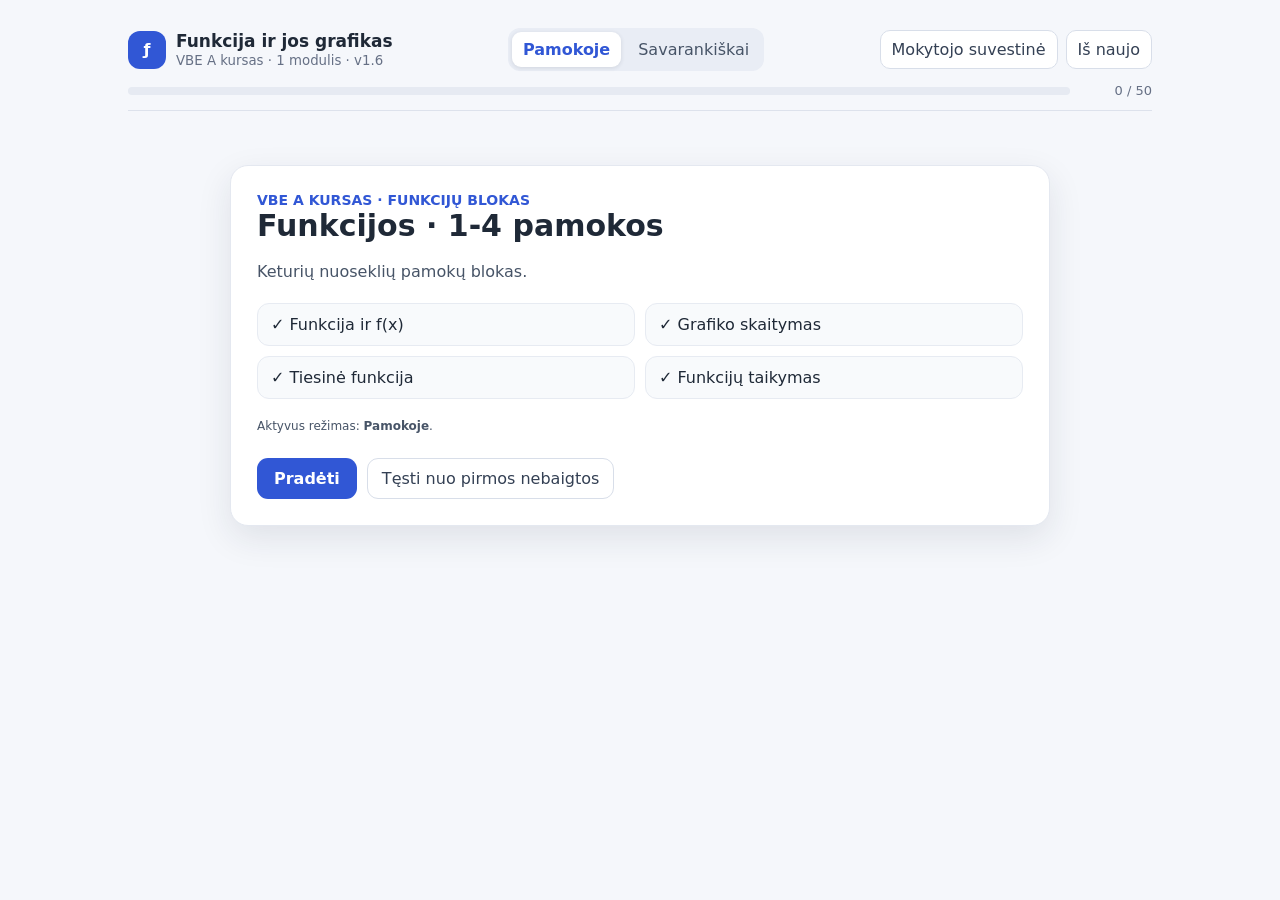
<file: vbe-a-funkcijos-1-4-pamokos-v2.html>
<!doctype html>
<html lang="lt">
<head>
<meta charset="utf-8">
<meta name="viewport" content="width=device-width, initial-scale=1">
<title>VBE A kursas · Funkcija ir jos grafikas · 1 modulis v1.6</title>
<script>
window.MathJax = {
  tex: {
    inlineMath: [['\\(','\\)']],
    displayMath: [['\\[','\\]']]
  },
  svg: { fontCache: 'local' }
};
</script>
<script defer src="mathjax-tex-svg.js"></script>
<style>
  :root{
    --bg:#f5f7fb;
    --panel:#ffffff;
    --ink:#1f2937;
    --muted:#667085;
    --line:#d8dee9;
    --accent:#3157d5;
    --accent-soft:#eef2ff;
    --good:#18794e;
    --good-bg:#edfdf4;
    --warn:#9a6700;
    --warn-bg:#fff8e1;
    --bad:#b42318;
    --bad-bg:#fff1f0;
    --shadow:0 12px 34px rgba(31,41,55,.10);
    --radius:18px;
  }
  *{box-sizing:border-box}
  html,body{margin:0;min-height:100%;background:var(--bg);color:var(--ink);font-family:Inter,system-ui,-apple-system,Segoe UI,Roboto,Arial,sans-serif}
  button,input,select{font:inherit}
  button{cursor:pointer}
  .app{max-width:1060px;margin:0 auto;padding:18px}
  .topbar{
    position:sticky;top:0;z-index:20;
    background:rgba(245,247,251,.94);backdrop-filter:blur(10px);
    padding:10px 0 12px;border-bottom:1px solid rgba(216,222,233,.8);
  }
  .toprow{display:flex;gap:12px;align-items:center;justify-content:space-between;flex-wrap:wrap}
  .brand{display:flex;gap:10px;align-items:center;min-width:260px}
  .badge{width:38px;height:38px;border-radius:12px;background:var(--accent);color:white;display:grid;place-items:center;font-weight:800}
  .brand h1{font-size:17px;margin:0}
  .brand small{display:block;color:var(--muted);margin-top:2px}
  .mode-switch{display:flex;gap:6px;background:#e9edf5;border-radius:12px;padding:4px}
  .mode-switch button{border:0;background:transparent;padding:8px 11px;border-radius:9px;color:#475467}
  .mode-switch button.active{background:white;color:var(--accent);box-shadow:0 1px 4px rgba(31,41,55,.12);font-weight:700}
  .top-actions{display:flex;gap:8px;align-items:center}
  .ghost{border:1px solid var(--line);background:white;color:#344054;border-radius:10px;padding:9px 11px}
  .ghost:hover{background:#f8fafc}
  .progress-wrap{margin-top:12px;display:grid;grid-template-columns:1fr auto;gap:10px;align-items:center}
  .progress{height:8px;background:#e6eaf2;border-radius:99px;overflow:hidden}
  .progress > div{height:100%;width:0;background:var(--accent);transition:width .25s ease}
  .progress-label{font-size:13px;color:var(--muted);min-width:72px;text-align:right}
  .lesson-title{margin:30px 0 10px;color:var(--muted);font-weight:700;font-size:14px;letter-spacing:.02em}
  .card{background:var(--panel);border:1px solid #e4e8f0;border-radius:var(--radius);box-shadow:var(--shadow);padding:26px}
  .task-head{display:flex;gap:16px;align-items:flex-start;justify-content:space-between}
  .task-num{font-weight:800;color:var(--accent);font-size:14px}
  .skill-chip{font-size:12px;color:#475467;background:#f2f4f7;padding:6px 9px;border-radius:999px}
  .prompt{font-size:19px;line-height:1.55;margin:18px 0}
  .math{
    display:inline-block;font-family:"Cambria Math","STIX Two Math","Times New Roman",serif;
    font-size:1.16em;letter-spacing:.01em
  }
  .math.block{display:block;text-align:center;font-size:1.32em;margin:18px 0}
  .answers{display:grid;gap:10px;margin:18px 0}
  .choice{
    display:flex;gap:12px;align-items:flex-start;border:1px solid var(--line);
    border-radius:12px;padding:12px 14px;background:white;text-align:left;
  }
  .choice:hover{border-color:#a9b5d6;background:#fbfcff}
  .choice.selected{border-color:var(--accent);background:var(--accent-soft)}
  .choice .letter{font-weight:800;color:#475467;min-width:20px}
  .inline-inputs{display:flex;gap:10px;align-items:center;flex-wrap:wrap;margin:14px 0}
  .input{
    min-width:130px;max-width:100%;
    border:1.5px solid #b9c2d0;border-radius:10px;padding:11px 12px;background:white;
    outline:none;
  }
  .input:focus{border-color:var(--accent);box-shadow:0 0 0 3px rgba(49,87,213,.12)}
  .input.math-input{font-family:"Cambria Math","STIX Two Math","Times New Roman",serif;font-size:18px}
  .mini-table{border-collapse:collapse;margin:12px 0}
  .mini-table th,.mini-table td{border:1px solid var(--line);padding:10px 12px;text-align:center}
  .mini-table input{width:74px}
  .controls{display:flex;gap:10px;align-items:center;justify-content:space-between;flex-wrap:wrap;margin-top:20px}
  .primary{border:0;background:var(--accent);color:white;border-radius:11px;padding:11px 17px;font-weight:700}
  .primary:hover{filter:brightness(.96)}
  .secondary{border:1px solid var(--line);background:white;color:#344054;border-radius:11px;padding:10px 14px}
  .secondary[disabled],.primary[disabled]{opacity:.45;cursor:not-allowed}
  .feedback{border-radius:12px;padding:12px 14px;margin-top:16px;line-height:1.45;display:none}
  .feedback.show{display:block}
  .feedback.good{background:var(--good-bg);color:var(--good);border:1px solid #b7ebd0}
  .feedback.warn{background:var(--warn-bg);color:#7a5300;border:1px solid #f4d783}
  .feedback.bad{background:var(--bad-bg);color:var(--bad);border:1px solid #fac5c1}
  .hintbox{background:#f8fafc;border:1px dashed #b9c2d0;border-radius:12px;padding:12px 14px;margin-top:12px;display:none}
  .hintbox.show{display:block}
  .scaffold{display:grid;gap:8px;margin-top:10px}
  .scaffold div{padding:9px 10px;background:white;border:1px solid #e6eaf2;border-radius:9px}
  .graph-wrap{display:grid;gap:12px;margin:16px 0}
  .graph{width:100%;max-width:720px;height:auto;border:1px solid #e1e6ef;border-radius:14px;background:#fff;touch-action:manipulation}
  .mini-graphs{display:grid;grid-template-columns:repeat(2,minmax(0,1fr));gap:12px}
  .mini-graph-option{border:1px solid var(--line);border-radius:14px;padding:10px;background:#fff}
  .mini-graph-option.selected{border-color:var(--accent);background:var(--accent-soft)}
  .mini-graph-option svg{width:100%;height:auto}
  .teacher{display:none;margin-top:22px}
  .teacher.show{display:block}
  .teacher-grid{display:grid;grid-template-columns:repeat(4,minmax(0,1fr));gap:10px;margin:14px 0}
  .metric{background:#f8fafc;border:1px solid #e4e8f0;border-radius:12px;padding:12px}
  .metric b{display:block;font-size:22px;margin-top:4px}
  .summary-table{width:100%;border-collapse:collapse;margin-top:12px}
  .summary-table th,.summary-table td{border-bottom:1px solid #e5e7eb;padding:10px;text-align:left}
  .summary-table th{font-size:12px;color:#667085;text-transform:uppercase;letter-spacing:.04em}
  .end-card{text-align:center;padding:30px 10px}
  .end-card h2{font-size:28px;margin:0 0 8px}
  .skill-list{display:grid;grid-template-columns:1fr 1fr;gap:10px;margin:22px auto;max-width:720px;text-align:left}
  .skill-list div{border:1px solid #e5e7eb;border-radius:12px;padding:11px 13px;background:#fff}
  .tiny{font-size:12px;color:var(--muted)}
  .hidden{display:none !important}
  .start-card{max-width:820px;margin:54px auto 0}
  .start-card h2{font-size:30px;margin:0 0 12px}
  .start-card p{color:#475467;line-height:1.6}
  .outcomes{display:grid;grid-template-columns:1fr 1fr;gap:10px;margin:18px 0}
  .outcomes div{background:#f8fafc;border:1px solid #e7ebf2;border-radius:12px;padding:11px 13px}
  .start-actions{display:flex;gap:10px;flex-wrap:wrap;margin-top:22px}
  .lesson-nav{display:flex;gap:8px;flex-wrap:wrap;margin:16px 0 0}
  .lesson-pill{font-size:12px;padding:7px 9px;border-radius:999px;background:#f2f4f7;color:#667085}
  .lesson-pill.current{background:var(--accent-soft);color:var(--accent);font-weight:700}
  .result-pill{display:inline-block;padding:5px 8px;border-radius:999px;font-size:12px;font-weight:700}
  .result-pill.ok{background:var(--good-bg);color:var(--good)}
  .result-pill.help{background:var(--warn-bg);color:var(--warn)}
  .result-pill.repeat{background:var(--bad-bg);color:var(--bad)}
  @media (max-width:760px){
    .app{padding:10px}
    .card{padding:18px}
    .mini-graphs{grid-template-columns:1fr}
    .teacher-grid{grid-template-columns:repeat(2,1fr)}
    .skill-list,.outcomes{grid-template-columns:1fr}
    .brand{min-width:0}
    .mode-switch{width:100%}
    .mode-switch button{flex:1}
    .top-actions{width:100%}
    .top-actions button{flex:1}
  }

  .interval-answer{display:grid;gap:8px;margin-top:12px}.interval-tools{display:flex;gap:6px;flex-wrap:wrap}.interval-symbol{border:1px solid #d0d5dd;background:#fff;border-radius:8px;padding:7px 10px;font:inherit;font-weight:700;cursor:pointer}.handout-link{text-decoration:none;display:inline-flex;align-items:center;justify-content:center}
</style>
</head>
<body>
<div class="app">
  <div class="topbar">
    <div class="toprow">
      <div class="brand">
        <div class="badge">ƒ</div>
        <div>
          <h1>Funkcija ir jos grafikas</h1>
          <small>VBE A kursas · 1 modulis · v1.6</small>
        </div>
      </div>
      <div class="mode-switch" aria-label="Režimas">
        <button id="mode-class" class="active" type="button">Pamokoje</button>
        <button id="mode-self" type="button">Savarankiškai</button>
      </div>
      <div class="top-actions">
        <button id="teacherBtn" class="ghost" type="button">Mokytojo suvestinė</button>
        <button id="resetBtn" class="ghost" type="button">Iš naujo</button>
      </div>
    </div>
    <div class="progress-wrap">
      <div class="progress"><div id="progressBar"></div></div>
      <div id="progressLabel" class="progress-label">0 / 20</div>
    </div>
  </div>

  <main id="main"></main>
  <section id="teacherPanel" class="teacher"></section>
</div>

<script>
const MODULE_ID = "vbe-a-funkcijos-1-4-v2";
const EMBED_PARAMS = new URLSearchParams(location.search);
const EMBEDDED = EMBED_PARAMS.get("embed") === "1";
const EMBED_ROLE = EMBED_PARAMS.get("role") === "student" ? "student" : "teacher";
const EMBED_PRACTICE_ID = EMBED_PARAMS.get("practiceId") || "";
const REQUESTED_LESSON = Number(EMBED_PARAMS.get("lesson"));
const LESSON_FILTER = [1,2,3,4].includes(REQUESTED_LESSON) ? REQUESTED_LESSON : null;
const letters = ["A","B","C","D","E","F"];
const skills = {
  "Funkcijos sąvoka":"Funkcijos sąvoka",
  "f(x)":"f(x) supratimas",
  "Taškas ir grafikas":"Taško priklausymas grafikui",
  "Grafiko skaitymas":"Grafiko skaitymas",
  "Terminija":"Terminija",
  "Intervalai":"Intervalai",
  "Tiesinė funkcija":"Tiesinė funkcija",
  "Algebra":"Algebra",
  "Kvadratinė bazė":"Kvadratinės funkcijos bazė",
  "Modeliavimas":"Modeliavimas",
  "Uždavinio analizė":"Uždavinio analizė"
};

const taskData = [
  {
    "id": 1,
    "lesson": 1,
    "mode": "class",
    "skill": "Funkcijos sąvoka",
    "type": "choice",
    "prompt": "Kuris teiginys tiksliausiai apibūdina funkciją?",
    "options": [
      "Kiekvienai pasirinktos srities \\(x\\) reikšmei priskiriama lygiai viena \\(y\\) reikšmė.",
      "Kiekvienai \\(x\\) reikšmei galima priskirti dvi skirtingas \\(y\\) reikšmes.",
      "Funkcija visada turi būti tiesė.",
      "Funkcijoje \\(x\\) ir \\(y\\) visada turi būti teigiami."
    ],
    "correct": [
      "Kiekvienai pasirinktos srities \\(x\\) reikšmei priskiriama lygiai viena \\(y\\) reikšmė."
    ],
    "hint1": "Svarbiausia - kiek \\(y\\) reikšmių tenka vienai \\(x\\) reikšmei.",
    "hint2": "Funkcija kiekvienai leistinai \\(x\\) reikšmei priskiria vieną ir tik vieną \\(y\\) reikšmę."
  },
  {
    "id": 2,
    "lesson": 1,
    "mode": "class",
    "skill": "Funkcijos sąvoka",
    "type": "multigraph",
    "prompt": "Pažymėk visus grafikus, kurie gali būti funkcijos \\(y=f(x)\\) grafikais.",
    "correct": [
      "A",
      "C"
    ],
    "hint1": "Mintyse per pasirinktą \\(x\\) reikšmę nubrėžk vertikalią tiesę.",
    "hint2": "Jei vertikali tiesė grafiką kerta daugiau nei vieną kartą, tai nėra funkcijos grafikas."
  },
  {
    "id": 3,
    "lesson": 1,
    "mode": "class",
    "skill": "f(x)",
    "type": "choice",
    "prompt": "Ką reiškia simbolis \\(f(4)\\)?",
    "options": [
      "Funkcijos reikšmę, kai \\(x=4\\).",
      "Funkcijos nulį ties \\(x=4\\).",
      "Skaičių, iš kurio reikia atimti 4.",
      "Taško \\((f;4)\\) koordinates."
    ],
    "correct": [
      "Funkcijos reikšmę, kai \\(x=4\\)."
    ],
    "hint1": "Skaičius skliaustuose nurodo argumento reikšmę.",
    "hint2": "\\(f(4)\\) yra funkcijos reikšmė, kai \\(x=4\\)."
  },
  {
    "id": 4,
    "lesson": 1,
    "mode": "class",
    "skill": "f(x)",
    "type": "number",
    "prompt": "Duota \\(f(x)=2x+3\\). Apskaičiuok \\(f(4)\\).",
    "correct": [
      "11"
    ],
    "hint1": "Vietoje \\(x\\) įrašyk 4.",
    "hint2": "\\(f(4)=2\\cdot4+3=11\\)."
  },
  {
    "id": 5,
    "lesson": 1,
    "mode": "class",
    "skill": "Algebra",
    "type": "number",
    "prompt": "Duota \\(f(x)=x^2-1\\). Apskaičiuok \\(f(-2)\\).",
    "correct": [
      "3"
    ],
    "hint1": "Neigiamą skaičių įrašyk skliaustuose.",
    "hint2": "\\(f(-2)=(-2)^2-1=3\\)."
  },
  {
    "id": 6,
    "lesson": 1,
    "mode": "class",
    "skill": "f(x)",
    "type": "table",
    "prompt": "Duota \\(f(x)=3-x\\). Užpildyk reikšmių lentelę.",
    "xs": [
      "-1",
      "0",
      "2"
    ],
    "correct": [
      "4",
      "3",
      "1"
    ],
    "hint1": "Kiekvieną \\(x\\) įstatyk į formulę.",
    "hint2": "\\(f(-1)=4\\), \\(f(0)=3\\), \\(f(2)=1\\)."
  },
  {
    "id": 7,
    "lesson": 1,
    "mode": "class",
    "skill": "Grafiko skaitymas",
    "type": "number",
    "prompt": "Pagal grafiką rask \\(f(4)\\).",
    "correct": [
      "-2"
    ],
    "hint1": "Surask \\(x=4\\) ir nuskaityk \\(y\\).",
    "hint2": "Taškas \\((4;-2)\\), todėl \\(f(4)=-2\\).",
    "showMainGraph": true
  },
  {
    "id": 8,
    "lesson": 1,
    "mode": "class",
    "skill": "Grafiko skaitymas",
    "type": "number",
    "prompt": "Pagal grafiką rask \\(f(1)\\).",
    "correct": [
      "3"
    ],
    "hint1": "Nuo \\(x=1\\) kilk iki grafiko.",
    "hint2": "Kai \\(x=1\\), \\(y=3\\).",
    "showMainGraph": true
  },
  {
    "id": 9,
    "lesson": 1,
    "mode": "class",
    "skill": "Taškas ir grafikas",
    "type": "choice",
    "prompt": "Duota \\(f(x)=x^2-1\\). Ar taškas \\((2;3)\\) priklauso grafikui?",
    "options": [
      "Taip",
      "Ne"
    ],
    "correct": [
      "Taip"
    ],
    "hint1": "Palygink \\(f(2)\\) su taško \\(y\\) koordinate.",
    "hint2": "\\(f(2)=3\\), todėl taškas priklauso grafikui."
  },
  {
    "id": 10,
    "lesson": 1,
    "mode": "class",
    "skill": "Taškas ir grafikas",
    "type": "choice",
    "prompt": "Duota \\(f(x)=2x+3\\). Ar taškas \\((-1;0)\\) priklauso grafikui?",
    "options": [
      "Taip",
      "Ne"
    ],
    "correct": [
      "Ne"
    ],
    "hint1": "Apskaičiuok \\(f(-1)\\).",
    "hint2": "\\(f(-1)=1\\neq0\\), todėl taškas nepriklauso grafikui."
  },
  {
    "id": 11,
    "lesson": 1,
    "mode": "class",
    "skill": "Terminija",
    "type": "choice",
    "prompt": "Ką reiškia užrašas \\(f(3)=7\\)?",
    "options": [
      "Kai \\(x=7\\), funkcijos reikšmė yra 3.",
      "Kai \\(x=3\\), funkcijos reikšmė yra 7.",
      "Funkcijos nulis yra 7.",
      "Funkcijos formulė yra \\(3x=7\\)."
    ],
    "correct": [
      "Kai \\(x=3\\), funkcijos reikšmė yra 7."
    ],
    "hint1": "Skaičius skliaustuose - argumento reikšmė.",
    "hint2": "Kai \\(x=3\\), gauname \\(y=7\\)."
  },
  {
    "id": 12,
    "lesson": 1,
    "mode": "class",
    "skill": "Taškas ir grafikas",
    "type": "choice",
    "prompt": "Jeigu \\(q(-2)=5\\), kuris taškas būtinai priklauso funkcijos \\(q\\) grafikui?",
    "options": [
      "\\((-2;5)\\)",
      "\\((5;-2)\\)",
      "\\((-2;-5)\\)",
      "\\((2;5)\\)"
    ],
    "correct": [
      "\\((-2;5)\\)"
    ],
    "hint1": "\\(q(a)=b\\) atitinka tašką \\((a;b)\\).",
    "hint2": "Grafike yra taškas \\((-2;5)\\)."
  },
  {
    "id": 13,
    "lesson": 1,
    "mode": "self",
    "skill": "f(x)",
    "type": "number",
    "prompt": "Duota \\(g(x)=5-3x\\). Rask \\(g(2)\\).",
    "correct": [
      "-1",
      "−1"
    ],
    "hint1": "Įrašyk 2 vietoje \\(x\\).",
    "hint2": "\\(g(2)=5-6=-1\\)."
  },
  {
    "id": 14,
    "lesson": 1,
    "mode": "self",
    "skill": "f(x)",
    "type": "number",
    "prompt": "Duota \\(h(x)=\\frac{x+4}{2}\\). Rask \\(h(-2)\\).",
    "correct": [
      "1"
    ],
    "hint1": "Įrašyk -2 vietoje \\(x\\).",
    "hint2": "\\(h(-2)=1\\)."
  },
  {
    "id": 15,
    "lesson": 1,
    "mode": "self",
    "skill": "f(x)",
    "type": "table",
    "prompt": "Duota \\(p(x)=2x-5\\). Užpildyk lentelę.",
    "xs": [
      "0",
      "1",
      "3"
    ],
    "correct": [
      "-5",
      "-3",
      "1"
    ],
    "hint1": "Įstatyk kiekvieną \\(x\\).",
    "hint2": "Gauname -5, -3, 1."
  },
  {
    "id": 16,
    "lesson": 1,
    "mode": "self",
    "skill": "Grafiko skaitymas",
    "type": "number",
    "prompt": "Pagal grafiką rask \\(f(0)\\).",
    "correct": [
      "2"
    ],
    "hint1": "Surask \\(x=0\\).",
    "hint2": "Kai \\(x=0\\), \\(y=2\\).",
    "showPracticeGraph": true
  },
  {
    "id": 17,
    "lesson": 1,
    "mode": "self",
    "skill": "Grafiko skaitymas",
    "type": "number",
    "prompt": "Pagal grafiką rask \\(f(3)\\).",
    "correct": [
      "0"
    ],
    "hint1": "Žiūrėk, kur grafikas yra ties \\(x=3\\).",
    "hint2": "Ties \\(x=3\\) grafikas kerta \\(x\\) ašį.",
    "showPracticeGraph": true
  },
  {
    "id": 18,
    "lesson": 1,
    "mode": "self",
    "skill": "Taškas ir grafikas",
    "type": "choice",
    "prompt": "Duota \\(f(x)=3x-2\\). Ar taškas \\((2;4)\\) priklauso grafikui?",
    "options": [
      "Taip",
      "Ne"
    ],
    "correct": [
      "Taip"
    ],
    "hint1": "Apskaičiuok \\(f(2)\\).",
    "hint2": "\\(f(2)=4\\), todėl taškas priklauso."
  },
  {
    "id": 19,
    "lesson": 1,
    "mode": "self",
    "skill": "Taškas ir grafikas",
    "type": "choice",
    "prompt": "Jeigu \\(q(-4)=1\\), kuris taškas priklauso grafikui?",
    "options": [
      "\\((-4;1)\\)",
      "\\((1;-4)\\)",
      "\\((4;1)\\)",
      "\\((-4;-1)\\)"
    ],
    "correct": [
      "\\((-4;1)\\)"
    ],
    "hint1": "\\(q(a)=b\\) reiškia tašką \\((a;b)\\).",
    "hint2": "Taškas yra \\((-4;1)\\)."
  },
  {
    "id": 20,
    "lesson": 2,
    "mode": "class",
    "skill": "Grafiko skaitymas",
    "type": "number",
    "prompt": "Pagal grafiką rask \\(f(0)\\).",
    "correct": [
      "3"
    ],
    "hint1": "Surask \\(x=0\\).",
    "hint2": "\\(f(0)=3\\).",
    "showMainGraph": true
  },
  {
    "id": 21,
    "lesson": 2,
    "mode": "class",
    "skill": "Terminija",
    "type": "graphZeros",
    "prompt": "Spustelėk abu funkcijos nulius grafike.",
    "correct": [
      "-3",
      "2"
    ],
    "hint1": "Nulis - kai \\(f(x)=0\\).",
    "hint2": "Nuliai yra \\(x=-3\\) ir \\(x=2\\)."
  },
  {
    "id": 22,
    "lesson": 2,
    "mode": "class",
    "skill": "Intervalai",
    "type": "interval",
    "prompt": "Pagal grafiką užrašyk, kada \\(f(x)>0\\).",
    "correct": [
      "(-3;2)",
      "(-3,2)"
    ],
    "hint1": "Ieškok grafiko virš \\(x\\) ašies.",
    "hint2": "\\(x\\in(-3;2)\\).",
    "showMainGraph": true
  },
  {
    "id": 23,
    "lesson": 2,
    "mode": "class",
    "skill": "Intervalai",
    "type": "choice",
    "prompt": "Kuris užrašas reiškia \\(-3<x<2\\)?",
    "options": [
      "\\((-3;2)\\)",
      "\\([-3;2]\\)",
      "\\([-3;2)\\)",
      "\\((-3;2]\\)"
    ],
    "correct": [
      "\\((-3;2)\\)"
    ],
    "hint1": "Griežta nelygybė kraštų neįtraukia.",
    "hint2": "Rašome \\((-3;2)\\)."
  },
  {
    "id": 24,
    "lesson": 2,
    "mode": "class",
    "skill": "Intervalai",
    "type": "interval",
    "prompt": "Pagal grafiką užrašyk, kada \\(f(x)<0\\).",
    "correct": [
      "[-4;-3)∪(2;4]",
      "[-4,-3)∪(2,4]",
      "[-4;-3)u(2;4]",
      "[-4,-3)u(2,4]"
    ],
    "hint1": "Yra dvi atskiros dalys - reikės sąjungos.",
    "hint2": "\\([-4;-3)\\cup(2;4]\\).",
    "showMainGraph": true
  },
  {
    "id": 25,
    "lesson": 2,
    "mode": "class",
    "skill": "Grafiko skaitymas",
    "type": "choice",
    "prompt": "Kuriame intervale funkcija didėja?",
    "options": [
      "Nuo \\(x=-4\\) iki \\(x=-1\\)",
      "Nuo \\(x=-1\\) iki \\(x=1\\)",
      "Nuo \\(x=1\\) iki \\(x=4\\)",
      "Visame \\([-4;4]\\)"
    ],
    "correct": [
      "Nuo \\(x=-4\\) iki \\(x=-1\\)"
    ],
    "hint1": "Ieškok, kur grafikas kyla.",
    "hint2": "Didėja nuo -4 iki -1.",
    "showMainGraph": true
  },
  {
    "id": 26,
    "lesson": 2,
    "mode": "class",
    "skill": "Grafiko skaitymas",
    "type": "choice",
    "prompt": "Kuriame intervale funkcijos reikšmė nekinta?",
    "options": [
      "\\([-4;-1]\\)",
      "\\([-1;1]\\)",
      "\\([1;4]\\)",
      "Nė viename"
    ],
    "correct": [
      "\\([-1;1]\\)"
    ],
    "hint1": "Ieškok horizontalios dalies.",
    "hint2": "Nekinta \\([-1;1]\\).",
    "showMainGraph": true
  },
  {
    "id": 27,
    "lesson": 2,
    "mode": "class",
    "skill": "Grafiko skaitymas",
    "type": "choice",
    "prompt": "Kuriame intervale funkcija mažėja?",
    "options": [
      "\\([-4;-1]\\)",
      "\\([-1;1]\\)",
      "\\([1;4]\\)",
      "\\([-4;4]\\)"
    ],
    "correct": [
      "\\([1;4]\\)"
    ],
    "hint1": "Ieškok, kur grafikas leidžiasi.",
    "hint2": "Mažėja \\([1;4]\\).",
    "showMainGraph": true
  },
  {
    "id": 28,
    "lesson": 2,
    "mode": "class",
    "skill": "Grafiko skaitymas",
    "type": "number",
    "prompt": "Kokia didžiausia funkcijos reikšmė?",
    "correct": [
      "3"
    ],
    "hint1": "Žiūrėk į aukščiausią \\(y\\).",
    "hint2": "Didžiausia reikšmė 3.",
    "showMainGraph": true
  },
  {
    "id": 29,
    "lesson": 2,
    "mode": "class",
    "skill": "Grafiko skaitymas",
    "type": "number",
    "prompt": "Kokia mažiausia funkcijos reikšmė?",
    "correct": [
      "-2"
    ],
    "hint1": "Žiūrėk į žemiausią \\(y\\).",
    "hint2": "Mažiausia reikšmė -2.",
    "showMainGraph": true
  },
  {
    "id": 30,
    "lesson": 2,
    "mode": "class",
    "skill": "Intervalai",
    "type": "interval",
    "prompt": "Užrašyk \\(D(f)\\).",
    "correct": [
      "[-4;4]",
      "[-4,4]"
    ],
    "hint1": "Apibrėžimo sritis - visos \\(x\\).",
    "hint2": "\\(D(f)=[-4;4]\\).",
    "showMainGraph": true
  },
  {
    "id": 31,
    "lesson": 2,
    "mode": "class",
    "skill": "Intervalai",
    "type": "interval",
    "prompt": "Užrašyk \\(E(f)\\).",
    "correct": [
      "[-2;3]",
      "[-2,3]"
    ],
    "hint1": "Reikšmių sritis - visos \\(y\\).",
    "hint2": "\\(E(f)=[-2;3]\\).",
    "showMainGraph": true
  },
  {
    "id": 32,
    "lesson": 2,
    "mode": "class",
    "skill": "Grafiko skaitymas",
    "type": "choice",
    "prompt": "Kuris teiginys teisingas?",
    "options": [
      "Didžiausia reikšmė yra 4.",
      "Funkcija turi du nulius.",
      "Funkcija visur didėja.",
      "\\(D(f)=[-2;3]\\)."
    ],
    "correct": [
      "Funkcija turi du nulius."
    ],
    "hint1": "Patikrink teiginius grafike.",
    "hint2": "Nuliai yra -3 ir 2.",
    "showMainGraph": true
  },
  {
    "id": 33,
    "lesson": 2,
    "mode": "class",
    "skill": "Intervalai",
    "type": "interval",
    "prompt": "Kokioms \\(x\\) reikšmėms \\(f(x)=3\\)?",
    "correct": [
      "[-1;1]",
      "[-1,1]"
    ],
    "hint1": "Ieškok horizontalios dalies ties \\(y=3\\).",
    "hint2": "\\(x\\in[-1;1]\\).",
    "showMainGraph": true
  },
  {
    "id": 34,
    "lesson": 2,
    "mode": "self",
    "skill": "Terminija",
    "type": "dual",
    "prompt": "Pagal grafiką užrašyk abu funkcijos nulius.",
    "labels": [
      "Pirmas nulis",
      "Antras nulis"
    ],
    "correct": [
      "-4",
      "3"
    ],
    "hint1": "Sankirtos su \\(x\\) ašimi.",
    "hint2": "Nuliai -4 ir 3.",
    "unordered": true,
    "showPracticeGraph": true
  },
  {
    "id": 35,
    "lesson": 2,
    "mode": "self",
    "skill": "Intervalai",
    "type": "interval",
    "prompt": "Kada \\(f(x)>0\\)?",
    "correct": [
      "(-4;3)",
      "(-4,3)"
    ],
    "hint1": "Ieškok virš \\(x\\) ašies.",
    "hint2": "\\((-4;3)\\).",
    "showPracticeGraph": true
  },
  {
    "id": 36,
    "lesson": 2,
    "mode": "self",
    "skill": "Intervalai",
    "type": "interval",
    "prompt": "Kada \\(f(x)<0\\)?",
    "correct": [
      "[-5;-4)∪(3;5]",
      "[-5,-4)∪(3,5]",
      "[-5;-4)u(3;5]",
      "[-5,-4)u(3,5]"
    ],
    "hint1": "Yra dvi dalys.",
    "hint2": "\\([-5;-4)\\cup(3;5]\\).",
    "showPracticeGraph": true
  },
  {
    "id": 37,
    "lesson": 2,
    "mode": "self",
    "skill": "Grafiko skaitymas",
    "type": "interval",
    "prompt": "Kuriame intervale funkcija didėja?",
    "correct": [
      "[-5;-2]",
      "[-5,-2]"
    ],
    "hint1": "Kur grafikas kyla?",
    "hint2": "\\([-5;-2]\\).",
    "showPracticeGraph": true
  },
  {
    "id": 38,
    "lesson": 2,
    "mode": "self",
    "skill": "Grafiko skaitymas",
    "type": "interval",
    "prompt": "Kuriame intervale funkcija mažėja?",
    "correct": [
      "[1;5]",
      "[1,5]"
    ],
    "hint1": "Kur grafikas leidžiasi?",
    "hint2": "\\([1;5]\\).",
    "showPracticeGraph": true
  },
  {
    "id": 39,
    "lesson": 2,
    "mode": "self",
    "skill": "Grafiko skaitymas",
    "type": "dual",
    "prompt": "Įrašyk mažiausią ir didžiausią funkcijos reikšmes.",
    "labels": [
      "Mažiausia",
      "Didžiausia"
    ],
    "correct": [
      "-2",
      "2"
    ],
    "hint1": "Žiūrėk į žemiausią ir aukščiausią \\(y\\).",
    "hint2": "-2 ir 2.",
    "showPracticeGraph": true
  },
  {
    "id": 40,
    "lesson": 2,
    "mode": "self",
    "skill": "Intervalai",
    "type": "interval",
    "prompt": "Užrašyk \\(D(f)\\).",
    "correct": [
      "[-5;5]",
      "[-5,5]"
    ],
    "hint1": "Visos \\(x\\) reikšmės.",
    "hint2": "\\([-5;5]\\).",
    "showPracticeGraph": true
  },
  {
    "id": 41,
    "lesson": 2,
    "mode": "self",
    "skill": "Intervalai",
    "type": "interval",
    "prompt": "Užrašyk \\(E(f)\\).",
    "correct": [
      "[-2;2]",
      "[-2,2]"
    ],
    "hint1": "Visos \\(y\\) reikšmės.",
    "hint2": "\\([-2;2]\\).",
    "showPracticeGraph": true
  },
  {
    "id": 42,
    "lesson": 3,
    "mode": "class",
    "skill": "Tiesinė funkcija",
    "type": "dual",
    "prompt": "Duota \\(f(x)=2x-1\\). Įrašyk \\(k\\) ir \\(b\\).",
    "labels": [
      "k",
      "b"
    ],
    "correct": [
      "2",
      "-1"
    ],
    "hint1": "Koeficientas prie \\(x\\) yra \\(k\\).",
    "hint2": "\\(k=2\\), \\(b=-1\\)."
  },
  {
    "id": 43,
    "lesson": 3,
    "mode": "class",
    "skill": "Tiesinė funkcija",
    "type": "number",
    "prompt": "Duota \\(f(x)=2x-1\\). Rask \\(f(0)\\).",
    "correct": [
      "-1"
    ],
    "hint1": "Įrašyk 0.",
    "hint2": "\\(f(0)=-1\\), tai sutampa su \\(b\\)."
  },
  {
    "id": 44,
    "lesson": 3,
    "mode": "class",
    "skill": "Tiesinė funkcija",
    "type": "number",
    "prompt": "Duota \\(f(x)=2x-1\\). Rask \\(f(3)\\).",
    "correct": [
      "5"
    ],
    "hint1": "Įrašyk 3.",
    "hint2": "\\(f(3)=5\\)."
  },
  {
    "id": 45,
    "lesson": 3,
    "mode": "class",
    "skill": "Tiesinė funkcija",
    "type": "table",
    "prompt": "Duota \\(f(x)=2x-1\\). Užpildyk lentelę.",
    "xs": [
      "0",
      "1",
      "2"
    ],
    "correct": [
      "-1",
      "1",
      "3"
    ],
    "hint1": "Įstatyk kiekvieną \\(x\\).",
    "hint2": "Gauname -1, 1, 3."
  },
  {
    "id": 46,
    "lesson": 3,
    "mode": "class",
    "skill": "Tiesinė funkcija",
    "type": "lineGraphs",
    "prompt": "Pasirink grafiką funkcijos \\(f(x)=2x-1\\).",
    "correct": [
      "C"
    ],
    "hint1": "\\(k>0\\), todėl tiesė kyla; \\(b=-1\\).",
    "hint2": "Tinka C."
  },
  {
    "id": 47,
    "lesson": 3,
    "mode": "class",
    "skill": "Tiesinė funkcija",
    "type": "choice",
    "prompt": "Duotos \\(f(x)=2x+1\\) ir \\(g(x)=2x-3\\). Koks grafikų ryšys?",
    "options": [
      "Tiesės lygiagrečios.",
      "Tiesės statmenos.",
      "Tai ta pati tiesė.",
      "Abi tiesės mažėja."
    ],
    "correct": [
      "Tiesės lygiagrečios."
    ],
    "hint1": "Palygink \\(k\\).",
    "hint2": "Abiejų \\(k=2\\), todėl tiesės lygiagrečios."
  },
  {
    "id": 48,
    "lesson": 3,
    "mode": "class",
    "skill": "Tiesinė funkcija",
    "type": "choice",
    "prompt": "Duota \\(f(x)=-3x+2\\). Funkcija didėja ar mažėja?",
    "options": [
      "Didėja",
      "Mažėja"
    ],
    "correct": [
      "Mažėja"
    ],
    "hint1": "Koks \\(k\\) ženklas?",
    "hint2": "\\(k<0\\), todėl mažėja."
  },
  {
    "id": 49,
    "lesson": 3,
    "mode": "class",
    "skill": "Tiesinė funkcija",
    "type": "choice",
    "prompt": "Jei \\(k>0\\), tiesinė funkcija...",
    "options": [
      "didėja",
      "mažėja",
      "visada lygi nuliui",
      "negali turėti grafiko"
    ],
    "correct": [
      "didėja"
    ],
    "hint1": "Teigiamas nuolydis kyla į dešinę.",
    "hint2": "Kai \\(k>0\\), funkcija didėja."
  },
  {
    "id": 50,
    "lesson": 3,
    "mode": "class",
    "skill": "Algebra",
    "type": "number",
    "prompt": "Duota \\(f(x)=2x-4\\). Rask funkcijos nulį.",
    "correct": [
      "2"
    ],
    "hint1": "Prilygink \\(f(x)\\) nuliui.",
    "hint2": "\\(2x-4=0\\Rightarrow x=2\\)."
  },
  {
    "id": 51,
    "lesson": 3,
    "mode": "class",
    "skill": "Algebra",
    "type": "number",
    "prompt": "Duota \\(f(x)=2x+1\\). Rask \\(x\\), kai \\(f(x)=7\\).",
    "correct": [
      "3"
    ],
    "hint1": "Sudaryk \\(2x+1=7\\).",
    "hint2": "\\(x=3\\)."
  },
  {
    "id": 52,
    "lesson": 3,
    "mode": "class",
    "skill": "Tiesinė funkcija",
    "type": "choice",
    "prompt": "Tiesė eina per \\((0;-1)\\) ir \\((1;1)\\). Kuri formulė tinkama?",
    "options": [
      "\\(y=2x-1\\)",
      "\\(y=x-1\\)",
      "\\(y=-2x-1\\)",
      "\\(y=2x+1\\)"
    ],
    "correct": [
      "\\(y=2x-1\\)"
    ],
    "hint1": "Pokytis: kai x +1, y +2; ties x=0 y=-1.",
    "hint2": "\\(y=2x-1\\)."
  },
  {
    "id": 53,
    "lesson": 3,
    "mode": "class",
    "skill": "Tiesinė funkcija",
    "type": "text",
    "prompt": "Tiesė eina per \\((0;3)\\) ir \\((2;7)\\). Užrašyk formulę.",
    "correct": [
      "f(x)=2x+3",
      "y=2x+3",
      "2x+3"
    ],
    "hint1": "Rask nuolydį ir \\(b\\).",
    "hint2": "\\(k=2\\), \\(b=3\\), todėl \\(y=2x+3\\)."
  },
  {
    "id": 54,
    "lesson": 3,
    "mode": "class",
    "skill": "Tiesinė funkcija",
    "type": "choice",
    "prompt": "Duota \\(f(x)=-x+4\\). Kur grafikas kerta \\(y\\) ašį?",
    "options": [
      "Taške \\((0;4)\\)",
      "Taške \\((4;0)\\)",
      "Taške \\((0;-1)\\)",
      "Taške \\((-1;4)\\)"
    ],
    "correct": [
      "Taške \\((0;4)\\)"
    ],
    "hint1": "Ant \\(y\\) ašies \\(x=0\\).",
    "hint2": "\\(f(0)=4\\), taigi \\((0;4)\\)."
  },
  {
    "id": 55,
    "lesson": 3,
    "mode": "self",
    "skill": "Tiesinė funkcija",
    "type": "dual",
    "prompt": "Duota \\(f(x)=-2x+5\\). Įrašyk \\(k\\) ir \\(b\\).",
    "labels": [
      "k",
      "b"
    ],
    "correct": [
      "-2",
      "5"
    ],
    "hint1": "Koeficientas prie x ir laisvasis narys.",
    "hint2": "\\(k=-2\\), \\(b=5\\)."
  },
  {
    "id": 56,
    "lesson": 3,
    "mode": "self",
    "skill": "Tiesinė funkcija",
    "type": "choice",
    "prompt": "Duota \\(f(x)=-2x+5\\). Funkcija didėja ar mažėja?",
    "options": [
      "Didėja",
      "Mažėja"
    ],
    "correct": [
      "Mažėja"
    ],
    "hint1": "Koks k ženklas?",
    "hint2": "Mažėja."
  },
  {
    "id": 57,
    "lesson": 3,
    "mode": "self",
    "skill": "Tiesinė funkcija",
    "type": "table",
    "prompt": "Duota \\(f(x)=-2x+5\\). Užpildyk lentelę.",
    "xs": [
      "0",
      "1",
      "2"
    ],
    "correct": [
      "5",
      "3",
      "1"
    ],
    "hint1": "Įstatyk x.",
    "hint2": "5, 3, 1."
  },
  {
    "id": 58,
    "lesson": 3,
    "mode": "self",
    "skill": "Algebra",
    "type": "number",
    "prompt": "Duota \\(f(x)=-2x+6\\). Rask nulį.",
    "correct": [
      "3"
    ],
    "hint1": "Prilygink nuliui.",
    "hint2": "\\(x=3\\)."
  },
  {
    "id": 59,
    "lesson": 3,
    "mode": "self",
    "skill": "Algebra",
    "type": "number",
    "prompt": "Duota \\(f(x)=-2x+5\\). Rask \\(x\\), kai \\(f(x)=1\\).",
    "correct": [
      "2"
    ],
    "hint1": "Sudaryk lygtį.",
    "hint2": "\\(x=2\\)."
  },
  {
    "id": 60,
    "lesson": 3,
    "mode": "self",
    "skill": "Tiesinė funkcija",
    "type": "choice",
    "prompt": "Tiesė eina per \\((0;5)\\) ir \\((2;1)\\). Kuri formulė tinkama?",
    "options": [
      "\\(y=-2x+5\\)",
      "\\(y=2x+5\\)",
      "\\(y=-x+5\\)",
      "\\(y=-2x+1\\)"
    ],
    "correct": [
      "\\(y=-2x+5\\)"
    ],
    "hint1": "Rask nuolydį.",
    "hint2": "\\(y=-2x+5\\)."
  },
  {
    "id": 61,
    "lesson": 3,
    "mode": "self",
    "skill": "Tiesinė funkcija",
    "type": "text",
    "prompt": "Tiesė eina per \\((0;-2)\\) ir \\((3;4)\\). Užrašyk formulę.",
    "correct": [
      "f(x)=2x-2",
      "y=2x-2",
      "2x-2"
    ],
    "hint1": "\\(k=(4-(-2))/(3-0)\\).",
    "hint2": "\\(y=2x-2\\)."
  },
  {
    "id": 62,
    "lesson": 3,
    "mode": "self",
    "skill": "Taškas ir grafikas",
    "type": "choice",
    "prompt": "Duota \\(f(x)=3x-6\\). Ar taškas \\((4;6)\\) priklauso grafikui?",
    "options": [
      "Taip",
      "Ne"
    ],
    "correct": [
      "Taip"
    ],
    "hint1": "Patikrink \\(f(4)\\).",
    "hint2": "\\(f(4)=6\\), todėl taip."
  },
  {
    "id": 63,
    "lesson": 4,
    "mode": "class",
    "skill": "Modeliavimas",
    "type": "number",
    "prompt": "A taiko \\(A(x)=5+2x\\), B - \\(B(x)=11+x\\). Kada kainos vienodos?",
    "correct": [
      "6"
    ],
    "hint1": "Spręsk \\(A(x)=B(x)\\).",
    "hint2": "\\(5+2x=11+x\\Rightarrow x=6\\)."
  },
  {
    "id": 64,
    "lesson": 4,
    "mode": "class",
    "skill": "Modeliavimas",
    "type": "choice",
    "prompt": "Kuri įmonė pigesnė, kai \\(x=10\\)?",
    "options": [
      "A",
      "B",
      "Kainos vienodos"
    ],
    "correct": [
      "B"
    ],
    "hint1": "Apskaičiuok abi reikšmes.",
    "hint2": "A=25, B=21, todėl B."
  },
  {
    "id": 65,
    "lesson": 4,
    "mode": "class",
    "skill": "Modeliavimas",
    "type": "choice",
    "prompt": "Ką \\(A(x)=5+2x\\) reiškia skaičius 5?",
    "options": [
      "Pradinį mokestį, nepriklausantį nuo \\(x\\).",
      "Kainą už vieną \\(x\\) vienetą.",
      "Didžiausią kainą.",
      "Funkcijos nulį."
    ],
    "correct": [
      "Pradinį mokestį, nepriklausantį nuo \\(x\\)."
    ],
    "hint1": "Kas lieka, kai x=0?",
    "hint2": "5 yra pradinis mokestis."
  },
  {
    "id": 66,
    "lesson": 4,
    "mode": "class",
    "skill": "Modeliavimas",
    "type": "choice",
    "prompt": "Ką \\(A(x)=5+2x\\) reiškia skaičius 2?",
    "options": [
      "Pradinį mokestį.",
      "Kainos padidėjimą už vieną \\(x\\) vienetą.",
      "Didžiausią kainą.",
      "Laiką, kai kaina lygi nuliui."
    ],
    "correct": [
      "Kainos padidėjimą už vieną \\(x\\) vienetą."
    ],
    "hint1": "2 dauginamas iš x.",
    "hint2": "Kaina didėja po 2 už vieną x vienetą."
  },
  {
    "id": 67,
    "lesson": 4,
    "mode": "class",
    "skill": "Modeliavimas",
    "type": "choice",
    "prompt": "Paslaugos kaina: 4 € pradinis mokestis ir po 1,5 € už valandą \\(x\\). Kuri formulė?",
    "options": [
      "\\(K(x)=4+1{,}5x\\)",
      "\\(K(x)=1{,}5+4x\\)",
      "\\(K(x)=4x\\)",
      "\\(K(x)=5{,}5x\\)"
    ],
    "correct": [
      "\\(K(x)=4+1{,}5x\\)"
    ],
    "hint1": "Atskirk pastovią ir kintamą dalį.",
    "hint2": "\\(K(x)=4+1{,}5x\\)."
  },
  {
    "id": 68,
    "lesson": 4,
    "mode": "class",
    "skill": "Modeliavimas",
    "type": "choice",
    "prompt": "Lentelėje: \\(x=0,1,2\\), \\(F(x)=5,7,9\\). Kuri formulė?",
    "options": [
      "\\(F(x)=5+2x\\)",
      "\\(F(x)=2+5x\\)",
      "\\(F(x)=5x\\)",
      "\\(F(x)=7+2x\\)"
    ],
    "correct": [
      "\\(F(x)=5+2x\\)"
    ],
    "hint1": "F(0) parodo b, tada žiūrėk pokytį.",
    "hint2": "\\(F(x)=5+2x\\)."
  },
  {
    "id": 69,
    "lesson": 4,
    "mode": "class",
    "skill": "Modeliavimas",
    "type": "number",
    "prompt": "Duota \\(A(x)=5+2x\\). Rask \\(x\\), kai \\(A(x)=17\\).",
    "correct": [
      "6"
    ],
    "hint1": "Sudaryk lygtį.",
    "hint2": "\\(x=6\\)."
  },
  {
    "id": 70,
    "lesson": 4,
    "mode": "class",
    "skill": "Uždavinio analizė",
    "type": "number",
    "prompt": "Duota \\(f(x)=4x-3\\). Rask \\(f(5)\\).",
    "correct": [
      "17"
    ],
    "hint1": "Ko klausiama? Funkcijos reikšmės.",
    "hint2": "\\(f(5)=17\\).",
    "scaffold": [
      "Ko klausiama? → funkcijos reikšmės",
      "Kas duota? → \\(x=5\\)",
      "Kokia tema? → funkcijos reikšmė",
      "Paprasčiausias būdas? → įstatyti 5 vietoje \\(x\\)"
    ]
  },
  {
    "id": 71,
    "lesson": 4,
    "mode": "class",
    "skill": "Modeliavimas",
    "type": "choice",
    "prompt": "Kai \\(x=4\\), kuri įmonė pigesnė: \\(A(x)=5+2x\\) ar \\(B(x)=11+x\\)?",
    "options": [
      "A",
      "B",
      "Kainos vienodos"
    ],
    "correct": [
      "A"
    ],
    "hint1": "Pakanka apskaičiuoti abi reikšmes.",
    "hint2": "A(4)=13, B(4)=15, todėl A."
  },
  {
    "id": 72,
    "lesson": 4,
    "mode": "class",
    "skill": "Kvadratinė bazė",
    "type": "number",
    "prompt": "Diagnostika: \\(g(x)=x^2-4x+3\\). Rask \\(g(2)\\).",
    "correct": [
      "-1",
      "−1"
    ],
    "hint1": "Įstatyk x=2.",
    "hint2": "\\(g(2)=-1\\)."
  },
  {
    "id": 73,
    "lesson": 4,
    "mode": "class",
    "skill": "Kvadratinė bazė",
    "type": "dual",
    "prompt": "Diagnostika: rask \\(g(x)=x^2-4x+3\\) nulius.",
    "labels": [
      "Pirmas nulis",
      "Antras nulis"
    ],
    "correct": [
      "1",
      "3"
    ],
    "hint1": "Nuliai tenkina \\(g(x)=0\\).",
    "hint2": "\\((x-1)(x-3)=0\\), todėl 1 ir 3.",
    "unordered": true
  },
  {
    "id": 74,
    "lesson": 4,
    "mode": "self",
    "skill": "Algebra",
    "type": "number",
    "prompt": "Duota \\(g(x)=3x-6\\). Rask nulį.",
    "correct": [
      "2"
    ],
    "hint1": "Prilygink nuliui.",
    "hint2": "\\(x=2\\)."
  },
  {
    "id": 75,
    "lesson": 4,
    "mode": "self",
    "skill": "Modeliavimas",
    "type": "choice",
    "prompt": "Stovėjimo kaina \\(K(x)=4+1{,}5x\\). Ką reiškia 1,5?",
    "options": [
      "Pradinį 4 € mokestį.",
      "Vienos stovėjimo valandos kainą.",
      "Didžiausią laiką.",
      "Bendrą kainą."
    ],
    "correct": [
      "Vienos stovėjimo valandos kainą."
    ],
    "hint1": "Kuris skaičius dauginamas iš x?",
    "hint2": "1,5 € už valandą."
  },
  {
    "id": 76,
    "lesson": 4,
    "mode": "self",
    "skill": "Modeliavimas",
    "type": "number",
    "prompt": "Duota \\(K(x)=4+1{,}5x\\). Kiek kainuos 4 valandos?",
    "correct": [
      "10"
    ],
    "hint1": "Apskaičiuok K(4).",
    "hint2": "10 €."
  },
  {
    "id": 77,
    "lesson": 4,
    "mode": "self",
    "skill": "Modeliavimas",
    "type": "choice",
    "prompt": "Dviračio nuoma: 6 € pradinis mokestis ir po 3 € už valandą \\(x\\). Kuri formulė?",
    "options": [
      "\\(N(x)=6+3x\\)",
      "\\(N(x)=3+6x\\)",
      "\\(N(x)=9x\\)",
      "\\(N(x)=6x\\)"
    ],
    "correct": [
      "\\(N(x)=6+3x\\)"
    ],
    "hint1": "Pastovi dalis + valandinė dalis.",
    "hint2": "\\(N(x)=6+3x\\)."
  },
  {
    "id": 78,
    "lesson": 4,
    "mode": "self",
    "skill": "Modeliavimas",
    "type": "choice",
    "prompt": "Duota \\(C(x)=4+2x\\), \\(D(x)=10+x\\). Kuri pigesnė, kai \\(x=5\\)?",
    "options": [
      "C",
      "D",
      "Kainos vienodos"
    ],
    "correct": [
      "C"
    ],
    "hint1": "Apskaičiuok abi.",
    "hint2": "C=14, D=15, todėl C."
  },
  {
    "id": 79,
    "lesson": 4,
    "mode": "self",
    "skill": "Modeliavimas",
    "type": "scenario",
    "prompt": "Grafikas vaizduoja žmogaus atstumą nuo namų priklausomai nuo laiko.",
    "correct": [
      "10–15 min.",
      "Atstumas nuo namų nekito.",
      "25"
    ],
    "hint1": "Žiūrėk į didžiausią atstumą, horizontalią dalį ir grįžimą į 0.",
    "hint2": "10–15 min.; atstumas nekito; namo grįžo po 25 min."
  },
  {
    "id": 80,
    "lesson": 4,
    "mode": "self",
    "skill": "Modeliavimas",
    "type": "number",
    "prompt": "Duota \\(K(x)=2+4x\\). Rask \\(x\\), kai \\(K(x)=18\\).",
    "correct": [
      "4"
    ],
    "hint1": "Sudaryk lygtį.",
    "hint2": "\\(x=4\\)."
  }
];

const moduleTaskData = LESSON_FILTER ? taskData.filter(t=>t.lesson===LESSON_FILTER) : taskData;

const lessonNames = {
  1:"1 pamoka · Funkcija ir f(x)",
  2:"2 pamoka · Funkcijos grafiko skaitymas",
  3:"3 pamoka · Tiesinė funkcija",
  4:"4 pamoka · Funkcija kaip problemų sprendimo įrankis"
};
const lessonDetails = {
  1:{title:"Funkcija ir f(x)",summary:"Funkcijos sąvoka, žymėjimas f(x), funkcijos reikšmė, grafiko skaitymo pradžia ir taško priklausymas grafikui.",outcomes:["suprasti funkciją kaip taisyklę x → viena y reikšmė","suprasti žymėjimą f(x)","apskaičiuoti funkcijos reikšmę","nuskaityti funkcijos reikšmę iš grafiko","patikrinti taško priklausymą grafikui"],handout:"konspektai/1-pamoka-funkcija-ir-fx.pdf"},
  2:{title:"Funkcijos grafiko skaitymas",summary:"Nuliniai taškai, funkcijos ženklas, intervalai, didėjimas ir mažėjimas, maksimumas ir minimumas, D(f) ir E(f).",outcomes:["rasti funkcijos nulius","nustatyti, kada f(x)>0 ir f(x)<0","taisyklingai užrašyti intervalus ir jų sąjungą","nustatyti didėjimą ir mažėjimą","rasti didžiausią ir mažiausią reikšmę","užrašyti D(f) ir E(f)"],handout:"konspektai/2-pamoka-grafiko-skaitymas.pdf"},
  3:{title:"Tiesinė funkcija",summary:"Tiesinės funkcijos f(x)=kx+b formulė, koeficientų prasmė, reikšmių lentelė, grafikas, funkcijos nulis ir paprastas formulės sudarymas.",outcomes:["atpažinti k ir b","susieti k ženklą su didėjimu ar mažėjimu","užpildyti reikšmių lentelę","parinkti funkcijai grafiką","rasti tiesinės funkcijos nulį","sudaryti paprastą tiesės formulę"],handout:"konspektai/3-pamoka-tiesine-funkcija.pdf"},
  4:{title:"Funkcija kaip problemų sprendimo įrankis",summary:"Funkcijų modeliai realiose situacijose, dviejų modelių palyginimas, koeficientų interpretavimas ir paprasčiausio sprendimo būdo pasirinkimas.",outcomes:["paaiškinti modelio koeficientų prasmę","apskaičiuoti modelio reikšmę","palyginti du modelius","rasti, kada modelių reikšmės sutampa","iš situacijos parinkti funkcijos formulę","taikyti keturių klausimų sprendimo rutiną"],handout:"konspektai/4-pamoka-funkciju-taikymas.pdf"}
};

let mode = EMBEDDED ? "class" : (localStorage.getItem(MODULE_ID+":mode") || "class");
let currentIndex = 0;
let state = EMBEDDED ? {} : loadState();
let selectedChoice = null;
let graphZeroClicks = [];
let moduleView = "start";
let applyingParentSync = false;

function loadState(){
  try{
    return JSON.parse(localStorage.getItem(MODULE_ID+":state") || "{}");
  }catch(e){ return {}; }
}
function publishEmbeddedState(){
  if(!EMBEDDED || applyingParentSync || window.parent===window) return;
  window.parent.postMessage({
    type:"p772:external-practice-state",
    practiceId:EMBED_PRACTICE_ID,
    moduleId:MODULE_ID,
    state, mode, currentIndex, view:moduleView
  }, location.origin);
}
function saveState(){
  if(!EMBEDDED){
    localStorage.setItem(MODULE_ID+":state", JSON.stringify(state));
    localStorage.setItem(MODULE_ID+":mode", mode);
  }
  publishEmbeddedState();
}
function activeTasks(){ return moduleTaskData.filter(t=>t.mode===mode); }
function currentTask(){ return activeTasks()[currentIndex]; }

function norm(s){
  return String(s ?? "")
    .trim().toLowerCase()
    .replace(/\s+/g,"")
    .replace(/−/g,"-")
    .replace(/²/g,"^2")
    .replace(/×/g,"*");
}
function flexibleTextNorm(s){
  return norm(s).replace(/,/g,";").replace(/∪/g,"u");
}
function taskState(id){
  if(!state[id]) state[id]={
    attempts:0,
    firstCorrect:null,
    hints:0,
    helpUsed:false,
    corrected:false,
    solutionShown:false,
    completed:false,
    status:null,
    answer:null
  };
  // Backward-safe normalization inside this version.
  if(typeof state[id].helpUsed!=="boolean") state[id].helpUsed=false;
  if(typeof state[id].corrected!=="boolean") state[id].corrected=false;
  if(typeof state[id].solutionShown!=="boolean") state[id].solutionShown=false;
  return state[id];
}
function lessonDots(task){
  const lessons = LESSON_FILTER ? [LESSON_FILTER] : [1,2,3,4];
  return lessons.map(n=>`<span class="lesson-pill ${n===task.lesson?'current':''}">${lessonNames[n]}</span>`).join("");
}
function setMode(newMode){
  mode=newMode; currentIndex=0; selectedChoice=null; graphZeroClicks=[]; saveState();
  document.getElementById("mode-class").classList.toggle("active", mode==="class");
  document.getElementById("mode-self").classList.toggle("active", mode==="self");
  render();
}
document.getElementById("mode-class").onclick=()=>setMode("class");
document.getElementById("mode-self").onclick=()=>setMode("self");

function taskCompletedCount(){
  return activeTasks().filter(t=>taskState(t.id).completed).length;
}
function updateProgress(){
  const total=activeTasks().length;
  const done=taskCompletedCount();
  document.getElementById("progressBar").style.width=(total?done/total*100:0)+"%";
  document.getElementById("progressLabel").textContent=`${done} / ${total}`;
}
function startScreen(){
  moduleView="start";
  const main=document.getElementById("main");
  const lessonNo=LESSON_FILTER || 1; const info=lessonDetails[lessonNo];
  const classCount=moduleTaskData.filter(t=>t.mode==="class").length; const selfCount=moduleTaskData.filter(t=>t.mode==="self").length;
  main.innerHTML=`<section class="card start-card"><div class="task-num">VBE A KURSAS · ${LESSON_FILTER ? `${LESSON_FILTER} PAMOKA` : "FUNKCIJŲ BLOKAS"}</div><h2>${LESSON_FILTER ? info.title : "Funkcijos · 1-4 pamokos"}</h2><p>${LESSON_FILTER ? info.summary : "Keturių nuoseklių pamokų blokas."}</p><div class="outcomes">${(LESSON_FILTER?info.outcomes:["Funkcija ir f(x)","Grafiko skaitymas","Tiesinė funkcija","Funkcijų taikymas"]).map(x=>`<div>✓ ${x}</div>`).join("")}</div>${LESSON_FILTER?`<p class="tiny"><b>Pamokoje:</b> ${classCount} užduočių · <b>Savarankiškai:</b> ${selfCount} užduočių.</p>`:""}<p class="tiny">Aktyvus režimas: <b>${mode==="class"?"Pamokoje":"Savarankiškai"}</b>.</p><div class="start-actions"><button class="primary" id="startNow">Pradėti</button><button class="secondary" id="continueBtn">Tęsti nuo pirmos nebaigtos</button>${LESSON_FILTER?`<a class="secondary handout-link" href="${info.handout}" target="_blank" rel="noopener">Pamokos konspektas PDF</a>`:""}</div></section>`;
  document.getElementById("startNow").onclick=()=>{currentIndex=0;renderTask();publishEmbeddedState()};
  document.getElementById("continueBtn").onclick=()=>{const ts=activeTasks();const idx=ts.findIndex(t=>!taskState(t.id).completed);currentIndex=idx===-1?0:idx;renderTask();publishEmbeddedState();};
  updateProgress(); setTimeout(()=>typesetMath(main),0);
}

function miniAxes(linePath="", curvePath="", vertical=false, circle=false){
  return `<svg viewBox="0 0 220 135" aria-hidden="true">
    <line x1="18" y1="67.5" x2="205" y2="67.5" stroke="#98a2b3" stroke-width="1.4"/>
    <line x1="110" y1="10" x2="110" y2="125" stroke="#98a2b3" stroke-width="1.4"/>
    ${linePath}${curvePath}
  </svg>`;
}
function renderMultigraph(task){
  const gs = {
    A: miniAxes(`<line x1="35" y1="105" x2="185" y2="30" stroke="#3157d5" stroke-width="3"/>`),
    B: miniAxes(`<ellipse cx="110" cy="67.5" rx="58" ry="40" fill="none" stroke="#3157d5" stroke-width="3"/>`),
    C: miniAxes("",`<path d="M45 110 Q110 10 175 110" fill="none" stroke="#3157d5" stroke-width="3"/>`),
    D: miniAxes(`<line x1="145" y1="18" x2="145" y2="118" stroke="#3157d5" stroke-width="3"/>`)
  };
  return `<div class="mini-graphs">${Object.keys(gs).map(k=>`
    <button type="button" class="mini-graph-option" data-mg="${k}">
      <b>${k}</b>${gs[k]}
    </button>`).join("")}</div>`;
}
function renderLineGraphs(){
  const axesWithMarks = (linePath) => `<svg viewBox="0 0 220 135" aria-hidden="true">
    <line x1="18" y1="67.5" x2="205" y2="67.5" stroke="#98a2b3" stroke-width="1.4"/>
    <line x1="110" y1="10" x2="110" y2="125" stroke="#98a2b3" stroke-width="1.4"/>
    <line x1="106" y1="79" x2="114" y2="79" stroke="#667085" stroke-width="1.2"/>
    <text x="101" y="64" text-anchor="end" font-size="10" fill="#667085">0</text>
    <text x="101" y="82" text-anchor="end" font-size="10" fill="#667085">−1</text>
    ${linePath}
  </svg>`;
  const lines = [
    ["A", `<line x1="35" y1="28" x2="185" y2="102" stroke="#3157d5" stroke-width="3"/>`],
    ["B", `<line x1="45" y1="112" x2="170" y2="24" stroke="#3157d5" stroke-width="3"/>`],
    ["C", `<line x1="45" y1="98" x2="185" y2="52" stroke="#3157d5" stroke-width="3"/>`],
    ["D", `<line x1="45" y1="40" x2="180" y2="98" stroke="#3157d5" stroke-width="3"/>`]
  ];
  return `<div class="mini-graphs">${lines.map(([k,p])=>`
    <button type="button" class="mini-graph-option" data-lg="${k}">
      <b>${k}</b>${axesWithMarks(p)}
    </button>`).join("")}</div>`;
}
function mainGraphSvg(clickable=false){
  const pts=[[-4,-1],[-3,0],[-1,3],[1,3],[2,0],[4,-2]];
  const sx=x=>55+(x+4)*72.5;
  const sy=y=>250-(y+2)*44;
  const poly=pts.map(p=>`${sx(p[0])},${sy(p[1])}`).join(" ");
  const ticksX=[-4,-3,-2,-1,0,1,2,3,4].map(x=>`
    <line x1="${sx(x)}" y1="${sy(0)-4}" x2="${sx(x)}" y2="${sy(0)+4}" stroke="#667085"/>
    <text x="${sx(x)}" y="${sy(0)+19}" text-anchor="middle" font-size="12" fill="#667085">${x}</text>`).join("");
  const ticksY=[-2,-1,1,2,3].map(y=>`
    <line x1="${sx(0)-4}" y1="${sy(y)}" x2="${sx(0)+4}" y2="${sy(y)}" stroke="#667085"/>
    <text x="${sx(0)-10}" y="${sy(y)+4}" text-anchor="end" font-size="12" fill="#667085">${y}</text>`).join("");
  return `<svg id="mainGraph" class="graph" viewBox="0 0 690 300" role="${clickable?'button':'img'}" aria-label="Funkcijos grafikas">
    <rect x="0" y="0" width="690" height="300" fill="#fff"/>
    <g stroke="#eef1f5" stroke-width="1">
      ${[-4,-3,-2,-1,0,1,2,3,4].map(x=>`<line x1="${sx(x)}" y1="28" x2="${sx(x)}" y2="260"/>`).join("")}
      ${[-2,-1,0,1,2,3].map(y=>`<line x1="42" y1="${sy(y)}" x2="650" y2="${sy(y)}"/>`).join("")}
    </g>
    <line x1="42" y1="${sy(0)}" x2="650" y2="${sy(0)}" stroke="#667085" stroke-width="1.6"/>
    <line x1="${sx(0)}" y1="28" x2="${sx(0)}" y2="260" stroke="#667085" stroke-width="1.6"/>
    ${ticksX}${ticksY}
    <polyline points="${poly}" fill="none" stroke="#3157d5" stroke-width="4" stroke-linecap="round" stroke-linejoin="round"/>
    ${[pts[0],pts[pts.length-1]].map(p=>`<circle cx="${sx(p[0])}" cy="${sy(p[1])}" r="4.5" fill="#3157d5"/>`).join("")}
    <text x="656" y="${sy(0)-8}" font-size="13" fill="#475467">x</text>
    <text x="${sx(0)+9}" y="23" font-size="13" fill="#475467">y</text>
    <g id="clickMarks"></g>
  </svg>`;
}

function practiceGraphSvg(){
  // Different graph for independent practice. Internal construction points are
  // deliberately not shown; only the two included endpoints are marked.
  const pts=[[-5,-1],[-4,0],[-2,2],[1,2],[3,0],[5,-2]];
  const sx=x=>55+(x+5)*58;
  const sy=y=>238-(y+2)*46;
  const poly=pts.map(p=>`${sx(p[0])},${sy(p[1])}`).join(" ");
  const ticksX=[-5,-4,-3,-2,-1,0,1,2,3,4,5].map(x=>`
    <line x1="${sx(x)}" y1="${sy(0)-4}" x2="${sx(x)}" y2="${sy(0)+4}" stroke="#667085"/>
    <text x="${sx(x)}" y="${sy(0)+19}" text-anchor="middle" font-size="12" fill="#667085">${x}</text>`).join("");
  const ticksY=[-2,-1,1,2].map(y=>`
    <line x1="${sx(0)-4}" y1="${sy(y)}" x2="${sx(0)+4}" y2="${sy(y)}" stroke="#667085"/>
    <text x="${sx(0)-10}" y="${sy(y)+4}" text-anchor="end" font-size="12" fill="#667085">${y}</text>`).join("");
  return `<svg class="graph" viewBox="0 0 690 300" role="img" aria-label="Savarankiškos užduoties funkcijos grafikas">
    <rect x="0" y="0" width="690" height="300" fill="#fff"/>
    <g stroke="#eef1f5" stroke-width="1">
      ${[-5,-4,-3,-2,-1,0,1,2,3,4,5].map(x=>`<line x1="${sx(x)}" y1="28" x2="${sx(x)}" y2="260"/>`).join("")}
      ${[-2,-1,0,1,2].map(y=>`<line x1="42" y1="${sy(y)}" x2="650" y2="${sy(y)}"/>`).join("")}
    </g>
    <line x1="42" y1="${sy(0)}" x2="650" y2="${sy(0)}" stroke="#667085" stroke-width="1.6"/>
    <line x1="${sx(0)}" y1="28" x2="${sx(0)}" y2="260" stroke="#667085" stroke-width="1.6"/>
    ${ticksX}${ticksY}
    <polyline points="${poly}" fill="none" stroke="#3157d5" stroke-width="4" stroke-linecap="round" stroke-linejoin="round"/>
    ${[pts[0],pts[pts.length-1]].map(p=>`<circle cx="${sx(p[0])}" cy="${sy(p[1])}" r="4.5" fill="#3157d5"/>`).join("")}
    <text x="656" y="${sy(0)-8}" font-size="13" fill="#475467">x</text>
    <text x="${sx(0)+9}" y="23" font-size="13" fill="#475467">y</text>
  </svg>`;
}

function scenarioSvg(){
  const sx=t=>45+t*22;
  const sy=d=>225-d*85;
  const pts=[[0,0],[10,2],[15,2],[25,0]].map(p=>`${sx(p[0])},${sy(p[1])}`).join(" ");
  return `<svg class="graph" viewBox="0 0 650 270" aria-label="Atstumo nuo namų grafikas">
    <line x1="45" y1="225" x2="615" y2="225" stroke="#667085" stroke-width="1.5"/>
    <line x1="45" y1="28" x2="45" y2="225" stroke="#667085" stroke-width="1.5"/>
    <polyline points="${pts}" fill="none" stroke="#3157d5" stroke-width="4" stroke-linecap="round" stroke-linejoin="round"/>
    <circle cx="${sx(0)}" cy="${sy(0)}" r="4.5" fill="#3157d5"/>
    <circle cx="${sx(25)}" cy="${sy(0)}" r="4.5" fill="#3157d5"/>
    <g fill="#667085" font-size="12">
      <text x="${sx(0)}" y="245" text-anchor="middle">0</text>
      <text x="${sx(10)}" y="245" text-anchor="middle">10</text>
      <text x="${sx(15)}" y="245" text-anchor="middle">15</text>
      <text x="${sx(25)}" y="245" text-anchor="middle">25</text>
      <text x="27" y="${sy(2)+4}" text-anchor="end">2</text>
      <text x="330" y="262" text-anchor="middle">laikas, min.</text>
      <text x="13" y="110" transform="rotate(-90 13 110)" text-anchor="middle">atstumas, km</text>
    </g>
  </svg>`;
}

function answerUI(task){
  if(task.type==="number" || task.type==="text"){
    return `<div class="inline-inputs"><input id="answerInput" class="input math-input" autocomplete="off" placeholder="Įrašyk atsakymą"></div>`;
  }
  if(task.type==="interval"){
    return `<div class="interval-answer"><input id="answerInput" class="input math-input" autocomplete="off" placeholder="pvz. [-4;-3)∪(2;4]"><div class="interval-tools">${["[","]","(",")",";","∪","-∞","+∞"].map(s=>`<button type="button" class="interval-symbol" data-interval-symbol="${s}">${s}</button>`).join("")}</div><div class="tiny">Sąjungos ženklą ∪ gali įterpti mygtuku. Sistema taip pat priima raidę <b>u</b>.</div></div>`;
  }
  if(task.type==="choice"){
    return `<div class="answers">${task.options.map((o,i)=>`
      <button class="choice" type="button" data-choice="${escapeHtml(o)}"><span class="letter">${letters[i]}</span><span>${o}</span></button>
    `).join("")}</div>`;
  }
  if(task.type==="multigraph") return renderMultigraph(task);
  if(task.type==="mainGraphNumber"){
    return `<div class="graph-wrap">${mainGraphSvg(false)}<input id="answerInput" class="input math-input" autocomplete="off" placeholder="f(0) ="></div>`;
  }
  if(task.type==="graphZeros"){
    return `<div class="graph-wrap">${mainGraphSvg(true)}<div class="tiny">Spustelėk dvi grafiko sankirtas su x ašimi.</div></div>`;
  }
  if(task.type==="dual"){
    return `<div class="inline-inputs">${task.labels.map((lab,i)=>`
      <label>${lab}<br><input class="input math-input dualInput" data-i="${i}" autocomplete="off"></label>`).join("")}</div>`;
  }
  if(task.type==="lineGraphs") return renderLineGraphs();
  if(task.type==="table"){
    return `<table class="mini-table"><tr><th>x</th>${task.xs.map(x=>`<th>${x}</th>`).join("")}</tr>
      <tr><th>f(x)</th>${task.xs.map((x,i)=>`<td><input class="input math-input tableInput" data-i="${i}" autocomplete="off"></td>`).join("")}</tr></table>`;
  }
  if(task.type==="scenario"){
    return `<div class="graph-wrap">${scenarioSvg()}</div>
      <div class="answers">
        <label>a) Kada žmogus buvo toliausiai nuo namų?<br><input class="input scenarioInput" data-i="0" placeholder="pvz., 10–15 min."></label>
        <label>b) Ką reiškia horizontalioji grafiko dalis?<br>
          <select class="input scenarioInput" data-i="1">
            <option value="">Pasirink...</option>
            <option>Atstumas nuo namų nekito.</option>
            <option>Žmogus judėjo vis greičiau.</option>
            <option>Žmogus grįžo namo.</option>
          </select>
        </label>
        <label>c) Po kiek minučių žmogus grįžo namo?<br><input class="input scenarioInput" data-i="2" placeholder="min."></label>
      </div>`;
  }
  return "";
}
function escapeHtml(s){
  return String(s).replace(/[&<>"']/g,m=>({"&":"&amp;","<":"&lt;",">":"&gt;","\"":"&quot;","'":"&#039;"}[m]));
}
function restoreTaskAnswerUI(task, st){
  const ans=Array.isArray(st?.answer) ? st.answer : [];
  if(!ans.length) return;

  if(task.type==="number" || task.type==="text" || task.type==="interval" || task.type==="mainGraphNumber"){
    const input=document.getElementById("answerInput");
    if(input) input.value=ans[0] ?? "";
    return;
  }
  if(task.type==="choice"){
    selectedChoice=String(ans[0] ?? "");
    document.querySelectorAll("[data-choice]").forEach(btn=>{
      btn.classList.toggle("selected", btn.dataset.choice===selectedChoice);
    });
    return;
  }
  if(task.type==="lineGraphs"){
    selectedChoice=String(ans[0] ?? "");
    document.querySelectorAll("[data-lg]").forEach(btn=>{
      btn.classList.toggle("selected", btn.dataset.lg===selectedChoice);
    });
    return;
  }
  if(task.type==="multigraph"){
    const selected=new Set(ans.map(value=>String(value)));
    document.querySelectorAll("[data-mg]").forEach(btn=>{
      btn.classList.toggle("selected", selected.has(String(btn.dataset.mg)));
    });
    return;
  }
  if(task.type==="graphZeros"){
    graphZeroClicks=ans.map(Number).filter(Number.isFinite);
    drawZeroClicks();
    return;
  }
  if(task.type==="dual"){
    document.querySelectorAll(".dualInput").forEach((input,i)=>{ input.value=ans[i] ?? ""; });
    return;
  }
  if(task.type==="table"){
    document.querySelectorAll(".tableInput").forEach((input,i)=>{ input.value=ans[i] ?? ""; });
    return;
  }
  if(task.type==="scenario"){
    document.querySelectorAll(".scenarioInput").forEach((input,i)=>{ input.value=ans[i] ?? ""; });
  }
}

function restoreTaskResultUI(task, st){
  if(st.solutionShown){
    showFeedback("bad","Sprendimas jau buvo parodytas. Ši užduotis lieka pažymėta „Kartoti“.");
    showHint(task.hint2);
    freezeTaskInputs();
    document.getElementById("solutionBtn").classList.add("hidden");
    document.getElementById("checkBtn").classList.add("hidden");
    document.getElementById("nextBtn").classList.remove("hidden");
    return;
  }

  if(st.status==="repeat" && st.corrected){
    showFeedback(
      "good",
      "✓ Dabar teisingai. Užduotis vis tiek lieka pažymėta „Kartoti“, nes prieš tai buvo du nesėkmingi bandymai."
    );
    document.getElementById("solutionBtn").classList.add("hidden");
    document.getElementById("checkBtn").classList.add("hidden");
    document.getElementById("nextBtn").classList.remove("hidden");
    return;
  }

  if(st.status==="repeat"){
    showFeedback("bad","Ši užduotis pažymėta „Kartoti“. Gali ją taisyti, parodyti sprendimą arba eiti toliau.");
    showHint("Peržiūrėk pirmąją užuominą ir dar kartą patikrink savo veiksmus.");
    document.getElementById("checkBtn").textContent="Patikrinti pataisymą";
    document.getElementById("solutionBtn").classList.remove("hidden");
    document.getElementById("nextBtn").classList.remove("hidden");
    return;
  }

  if(st.completed && (st.status==="independent" || st.status==="with_help")){
    showFeedback(
      "good",
      st.status==="independent"
        ? "✓ Teisingai – išspręsta savarankiškai."
        : "✓ Teisingai. Šį kartą buvo parodyta pagalba – prie šio gebėjimo dar grįšime."
    );
    document.getElementById("solutionBtn").classList.add("hidden");
    document.getElementById("checkBtn").classList.add("hidden");
    document.getElementById("nextBtn").classList.remove("hidden");
    return;
  }

  // Pirmas neteisingas bandymas anksčiau gyveno tik DOM'e. Po Firebase sinchronizacijos
  // iframe galėjo būti perpieštas ir geltonas pranešimas bei užuomina dingdavo.
  if(st.attempts===1 && !st.completed){
    showFeedback("warn","Dar ne. Pabandyk dar kartą.");
    showHint(task.hint1);
  }
}

function renderTask(){
  moduleView="task";
  const tasks=activeTasks();
  if(currentIndex>=tasks.length){ renderEnd(); return; }
  const task=tasks[currentIndex];
  selectedChoice=null; graphZeroClicks=[];
  const st=taskState(task.id);
  const main=document.getElementById("main");
  main.innerHTML=`
    <div class="lesson-title">${lessonNames[task.lesson]}</div>
    <section class="card">
      <div class="task-head">
        <div class="task-num">${currentIndex+1} užduotis iš ${tasks.length}</div>
        <div class="skill-chip">${skills[task.skill] || task.skill}</div>
      </div>
      <div class="lesson-nav">${lessonDots(task)}</div>
      <div class="prompt">${task.prompt}</div>
      ${task.showMainGraph ? `<div class="graph-wrap">${mainGraphSvg(false)}</div>` : ""}
      ${task.showPracticeGraph ? `<div class="graph-wrap">${practiceGraphSvg()}</div>` : ""}
      ${answerUI(task)}
      ${task.scaffold?`<button id="scaffoldBtn" class="secondary" type="button">Nežinau, nuo ko pradėti</button><div id="scaffoldBox" class="hintbox"><div class="scaffold">${task.scaffold.map(s=>`<div>${s}</div>`).join("")}</div></div>`:""}
      <div id="feedback" class="feedback"></div>
      <div id="hintbox" class="hintbox"></div>
      <div class="controls">
        <button id="prevBtn" class="secondary" type="button" ${currentIndex===0?"disabled":""}>← Atgal</button>
        <div style="display:flex;gap:8px;flex-wrap:wrap;justify-content:flex-end">
          <button id="solutionBtn" class="secondary hidden" type="button">Rodyti sprendimą</button>
          <button id="checkBtn" class="primary" type="button">Tikrinti</button>
          <button id="nextBtn" class="primary hidden" type="button">Toliau →</button>
        </div>
      </div>
    </section>`;
  bindTask(task);

  // Firebase / kito įrenginio sinchronizacija gali atkurti iframe turinį.
  // Todėl ne tik rezultatas, bet ir pats pasirinktas / įrašytas atsakymas atkuriamas iš state.
  restoreTaskAnswerUI(task, st);
  restoreTaskResultUI(task, st);

  updateProgress();
  // Kiekviena užduotis perkuria .main turinį per innerHTML, todėl MathJax turi būti
  // paleistas iš naujo būtent po sąlygos/grafiko/atsakymo UI įterpimo.
  setTimeout(()=>typesetMath(main),0);
}
function bindTask(task){
  document.getElementById("prevBtn").onclick=()=>{if(currentIndex>0){currentIndex--;renderTask();publishEmbeddedState();}};
  document.getElementById("checkBtn").onclick=()=>checkAnswer(task);
  document.getElementById("nextBtn").onclick=()=>{currentIndex++;renderTask();publishEmbeddedState()};
  document.getElementById("solutionBtn").onclick=()=>showFullSolution(task);
  const inp=document.getElementById("answerInput");
  if(inp) inp.addEventListener("keydown",e=>{if(e.key==="Enter") checkAnswer(task)});
  document.querySelectorAll("[data-interval-symbol]").forEach(btn=>{btn.onclick=()=>{const input=document.getElementById("answerInput");if(!input)return;const symbol=btn.dataset.intervalSymbol||"";const a=input.selectionStart??input.value.length,b=input.selectionEnd??a;input.value=input.value.slice(0,a)+symbol+input.value.slice(b);const p=a+symbol.length;input.focus();input.setSelectionRange(p,p);};});
  document.querySelectorAll("[data-choice]").forEach(btn=>{
    btn.onclick=()=>{
      selectedChoice=btn.dataset.choice;
      document.querySelectorAll("[data-choice]").forEach(b=>b.classList.remove("selected"));
      btn.classList.add("selected");
    };
  });
  document.querySelectorAll("[data-mg]").forEach(btn=>{
    btn.onclick=()=>{
      btn.classList.toggle("selected");
    };
  });
  document.querySelectorAll("[data-lg]").forEach(btn=>{
    btn.onclick=()=>{
      selectedChoice=btn.dataset.lg;
      document.querySelectorAll("[data-lg]").forEach(b=>b.classList.remove("selected"));
      btn.classList.add("selected");
    };
  });
  if(task.type==="graphZeros"){
    const g=document.getElementById("mainGraph");
    g.addEventListener("click",ev=>{
      if(graphZeroClicks.length>=2) graphZeroClicks=[];
      const rect=g.getBoundingClientRect();
      const xSvg=(ev.clientX-rect.left)/rect.width*690;
      const xVal=(xSvg-55)/72.5-4;
      graphZeroClicks.push(xVal);
      drawZeroClicks();
    });
  }
  const sc=document.getElementById("scaffoldBtn");
  if(sc){
    sc.onclick=()=>{
      document.getElementById("scaffoldBox").classList.add("show");
      const st=taskState(task.id);
      st.hints=Math.max(st.hints,1);
      st.helpUsed=true;
      saveState();
    }
  }
}
function drawZeroClicks(){
  const marks=document.getElementById("clickMarks");
  if(!marks) return;
  const sx=x=>55+(x+4)*72.5, sy=()=>250-(0+2)*44;
  marks.innerHTML=graphZeroClicks.map(x=>`<circle cx="${sx(x)}" cy="${sy()}" r="8" fill="rgba(49,87,213,.20)" stroke="#3157d5" stroke-width="2"/>`).join("");
}
function collectAnswer(task){
  if(task.type==="number"||task.type==="text"||task.type==="interval"||task.type==="mainGraphNumber") return [document.getElementById("answerInput")?.value||""];
  if(task.type==="choice"||task.type==="lineGraphs") return [selectedChoice||""];
  if(task.type==="multigraph") return [...document.querySelectorAll("[data-mg].selected")].map(b=>b.dataset.mg).sort();
  if(task.type==="graphZeros") return graphZeroClicks.slice();
  if(task.type==="dual") return [...document.querySelectorAll(".dualInput")].map(i=>i.value);
  if(task.type==="table") return [...document.querySelectorAll(".tableInput")].map(i=>i.value);
  if(task.type==="scenario") return [...document.querySelectorAll(".scenarioInput")].map(i=>i.value);
  return [];
}
function isCorrect(task, ans){
  if(task.type==="graphZeros"){
    if(ans.length!==2) return false;
    const sorted=ans.slice().sort((a,b)=>a-b);
    return Math.abs(sorted[0]-(-3))<0.35 && Math.abs(sorted[1]-2)<0.35;
  }
  if(task.type==="multigraph"){
    return JSON.stringify(ans.map(norm).sort())===JSON.stringify(task.correct.map(norm).sort());
  }
  if(task.type==="dual"){
    const a=ans.map(norm), c=task.correct.map(norm);
    if(task.unordered) return JSON.stringify(a.sort())===JSON.stringify(c.sort());
    return a.every((v,i)=>v===c[i]);
  }
  if(task.type==="table"||task.type==="scenario"){
    const a=ans.map(norm), c=task.correct.map(norm);
    return a.every((v,i)=>v===c[i]);
  }
  if(task.type==="text" || task.type==="interval"){
    const a=flexibleTextNorm(ans[0]);
    return task.correct.some(c=>flexibleTextNorm(c)===a);
  }
  const a=norm(ans[0]);
  return task.correct.some(c=>norm(c)===a);
}
function showFeedback(kind, html){
  const fb=document.getElementById("feedback");
  fb.className=`feedback show ${kind}`;
  fb.innerHTML=html;
  setTimeout(()=>typesetMath(fb),0);
}
function showHint(html){
  const hb=document.getElementById("hintbox");
  hb.innerHTML=html; hb.classList.add("show");
  setTimeout(()=>typesetMath(hb),0);
}

function freezeTaskInputs(){
  document.querySelectorAll(
    "#answerInput,.dualInput,.tableInput,.scenarioInput,[data-choice],[data-mg],[data-lg],[data-interval-symbol]"
  ).forEach(el=>{
    if("disabled" in el) el.disabled=true;
    el.style.pointerEvents="none";
    el.style.opacity="0.72";
  });
  const g=document.getElementById("mainGraph");
  if(g) g.style.pointerEvents="none";
  const sc=document.getElementById("scaffoldBtn");
  if(sc){ sc.disabled=true; sc.style.display="none"; }
}

function showFullSolution(task){
  const st=taskState(task.id);
  st.solutionShown=true;
  st.helpUsed=true;
  st.completed=true;
  st.status="repeat";
  saveState();

  showFeedback(
    "bad",
    "Sprendimas parodytas. Ši užduotis lieka pažymėta „Kartoti“."
  );
  showHint(task.hint2);

  freezeTaskInputs();

  document.getElementById("solutionBtn").classList.add("hidden");
  document.getElementById("checkBtn").classList.add("hidden");
  const next=document.getElementById("nextBtn");
  next.textContent="Toliau →";
  next.classList.remove("hidden");

  updateProgress();
  renderTeacher();
}

function checkAnswer(task){
  const st=taskState(task.id);

  // Once a full solution has been shown, this task is no longer answerable.
  if(st.solutionShown){
    return;
  }

  const ans=collectAnswer(task);
  const hasAny=ans.some(a=>String(a).trim()!=="");
  if(!hasAny){
    showFeedback("warn","Pirmiausia pateik atsakymą.");
    return;
  }

  const ok=isCorrect(task,ans);

  // The task is already in "repeat" state after two failed attempts.
  // The learner may still correct it before choosing to reveal the solution.
  if(st.status==="repeat"){
    st.answer=ans;
    if(ok){
      st.corrected=true;
      st.completed=true;
      showFeedback(
        "good",
        "✓ Dabar teisingai. Užduotis vis tiek lieka pažymėta „Kartoti“, nes prieš tai buvo du nesėkmingi bandymai."
      );
      document.getElementById("solutionBtn").classList.add("hidden");
      document.getElementById("checkBtn").classList.add("hidden");
      document.getElementById("nextBtn").classList.remove("hidden");
    }else{
      showFeedback(
        "warn",
        "Dar ne. Gali mėginti pataisyti dar kartą, parodyti sprendimą arba eiti toliau."
      );
      // Do NOT reveal hint2 here: it may contain the final answer.
      showHint("Peržiūrėk pirmąją užuominą ir dar kartą patikrink savo veiksmus.");
      const btn=document.getElementById("checkBtn");
      btn.textContent="Patikrinti pataisymą";
      btn.classList.remove("hidden");
      document.getElementById("solutionBtn").classList.remove("hidden");
      document.getElementById("nextBtn").classList.remove("hidden");
    }
    saveState(); updateProgress(); renderTeacher();
    return;
  }

  st.attempts++;
  if(st.firstCorrect===null) st.firstCorrect=ok;
  st.answer=ans;

  if(ok){
    st.completed=true;
    st.status = st.helpUsed ? "with_help" : "independent";
    showFeedback(
      "good",
      st.status==="independent"
        ? "✓ Teisingai – išspręsta savarankiškai."
        : "✓ Teisingai. Šį kartą buvo parodyta pagalba – prie šio gebėjimo dar grįšime."
    );
    document.getElementById("solutionBtn").classList.add("hidden");
    document.getElementById("checkBtn").classList.add("hidden");
    document.getElementById("nextBtn").classList.remove("hidden");
  }else{
    if(st.attempts===1){
      st.hints=Math.max(st.hints,1);
      st.helpUsed=true;
      showFeedback("warn","Dar ne. Pabandyk dar kartą.");
      showHint(task.hint1);
    }else{
      st.hints=Math.max(st.hints,1);
      st.helpUsed=true;
      st.completed=true;
      st.status="repeat";
      showFeedback(
        "bad",
        "Šią užduotį pažymėjau „reikia pakartoti“. Gali taisyti atsakymą, pasirinkti „Rodyti sprendimą“ arba eiti toliau."
      );
      // Important: after the second error we do NOT expose hint2/final solution.
      showHint("Dar kartą peržiūrėk pirmąją užuominą. Jei vis tiek neaišku, gali pasirinkti „Rodyti sprendimą“.");
      const btn=document.getElementById("checkBtn");
      btn.textContent="Patikrinti pataisymą";
      btn.classList.remove("hidden");
      document.getElementById("solutionBtn").classList.remove("hidden");
      document.getElementById("nextBtn").classList.remove("hidden");
    }
  }
  saveState(); updateProgress(); renderTeacher();
}
function renderEnd(){
  const tasks=activeTasks();
  const skillAgg=aggregate(tasks);
  const good=skillAgg
    .filter(x=>x.independent>0 && x.repeat===0)
    .sort((a,b)=>b.independent-a.independent)
    .slice(0,6);
  const repeat=skillAgg
    .filter(x=>x.repeat>0 || x.help>0)
    .sort((a,b)=>(b.repeat+b.help)-(a.repeat+a.help))
    .slice(0,6);
  document.getElementById("main").innerHTML=`
    <section class="card start-card end-card">
      <div class="task-num">MODULIO DALIS BAIGTA</div>
      <h2>${mode==="class"?"Pamokos":"Savarankiška"} dalis baigta</h2>
      <p>Rezultatas saugomas šiame įrenginyje. Svarbiausia ne bendras procentas, o tai, kurie gebėjimai jau savarankiški ir ką verta pakartoti.</p>
      <div class="skill-list">
        ${good.map(x=>`<div><span class="result-pill ok">Gerai</span> ${skills[x.skill]||x.skill}</div>`).join("") || `<div>Dar per mažai duomenų stiprybėms išskirti.</div>`}
        ${repeat.map(x=>`<div><span class="result-pill repeat">Pakartoti</span> ${skills[x.skill]||x.skill}</div>`).join("") || `<div><span class="result-pill ok">Puiku</span> Šioje dalyje nėra aiškių silpnų vietų.</div>`}
      </div>
      <button class="primary" id="showTeacherEnd">Atverti mokytojo suvestinę</button>
    </section>`;
  document.getElementById("showTeacherEnd").onclick=()=>{
    document.getElementById("teacherPanel").classList.add("show");
    renderTeacher(); document.getElementById("teacherPanel").scrollIntoView({behavior:"smooth"});
  };
  updateProgress();
}
function aggregate(tasks){
  const map={};
  tasks.forEach(t=>{
    const s=taskState(t.id);
    if(!map[t.skill]) map[t.skill]={skill:t.skill,independent:0,help:0,repeat:0,total:0};
    const m=map[t.skill]; m.total++;
    if(s.status==="independent") m.independent++;
    else if(s.status==="with_help") m.help++;
    else if(s.status==="repeat") m.repeat++;
  });
  return Object.values(map);
}
function renderTeacher(){
  const panel=document.getElementById("teacherPanel");
  const all=moduleTaskData;
  const completed=all.filter(t=>taskState(t.id).completed).length;
  const independent=all.filter(t=>taskState(t.id).status==="independent").length;
  const help=all.filter(t=>taskState(t.id).status==="with_help").length;
  const repeat=all.filter(t=>taskState(t.id).status==="repeat").length;
  const corrected=all.filter(t=>taskState(t.id).status==="repeat" && taskState(t.id).corrected).length;
  const solutionsShown=all.filter(t=>taskState(t.id).solutionShown).length;
  const agg=aggregate(all).filter(x=>x.independent+x.help+x.repeat>0);
  panel.innerHTML=`
    <section class="card">
      <div class="task-head"><div><div class="task-num">MOKYTOJO SUVESTINĖ</div><h2 style="margin:6px 0 0">Mokymosi profilis</h2></div>
      <button id="closeTeacher" class="ghost" type="button">Uždaryti</button></div>
      <div class="teacher-grid">
        <div class="metric">Atlikta<b>${completed}/${moduleTaskData.length}</b></div>
        <div class="metric">Iš pirmo karto<b>${independent}</b></div>
        <div class="metric">Su pagalba<b>${help}</b></div>
        <div class="metric">Kartoti<b>${repeat}</b></div>
      </div>
      ${corrected>0 ? `<p class="tiny"><b>${corrected}</b> iš „Kartoti“ užduočių vėliau buvo pataisytos teisingai.</p>` : ""}
      ${solutionsShown>0 ? `<p class="tiny"><b>${solutionsShown}</b> užduočių buvo pasirinkta „Rodyti sprendimą“.</p>` : ""}
      <table class="summary-table">
        <thead><tr><th>Gebėjimas</th><th>Savarankiškai</th><th>Su pagalba</th><th>Kartoti</th></tr></thead>
        <tbody>${agg.map(x=>`<tr><td>${skills[x.skill]||x.skill}</td><td>${x.independent}</td><td>${x.help}</td><td>${x.repeat}</td></tr>`).join("") || `<tr><td colspan="4">Dar nėra atliktų užduočių.</td></tr>`}</tbody>
      </table>
      <div style="margin-top:18px;display:flex;gap:8px;flex-wrap:wrap">
        <button id="copySummary" class="secondary" type="button">Kopijuoti suvestinę</button>
      </div>
      <p class="tiny">Pastaba: „Savarankiškai“ reiškia teisingą atsakymą be parodytos užuominos ar pagalbinės struktūros. „Su pagalba“ rodoma tik tada, kai šiame sprendime buvo parodyta užuomina arba pasirinkta „Nežinau, nuo ko pradėti“. „Kartoti“ – po dviejų nesėkmingų bandymų. Tada galima taisyti, eiti toliau arba pasirinkti „Rodyti sprendimą“. Parodžius sprendimą įvedimo laukai užrakinami ir paliekamas tik „Toliau“; istorinė žyma „Kartoti“ išlieka.</p>
    </section>`;
  document.getElementById("closeTeacher").onclick=()=>panel.classList.remove("show");
  document.getElementById("copySummary").onclick=()=>{
    const lines=["Funkcija ir jos grafikas · mokytojo suvestinė",
      `Atlikta: ${completed}/${moduleTaskData.length}`, `Savarankiškai: ${independent}`, `Su pagalba: ${help}`, `Kartoti: ${repeat}`,"",
      ...agg.map(x=>`${skills[x.skill]||x.skill}: savarankiškai ${x.independent}, su pagalba ${x.help}, kartoti ${x.repeat}`)];
    navigator.clipboard?.writeText(lines.join("\n")).then(()=>alert("Suvestinė nukopijuota."));
  };
}
document.getElementById("teacherBtn").onclick=()=>{
  const p=document.getElementById("teacherPanel");
  p.classList.toggle("show"); renderTeacher();
  if(p.classList.contains("show")) p.scrollIntoView({behavior:"smooth"});
};
document.getElementById("resetBtn").onclick=()=>{
  if(confirm(EMBEDDED ? "Ar tikrai ištrinti bendrus šio modulio rezultatus?" : "Ar tikrai ištrinti šio modulio išsaugotus rezultatus šiame įrenginyje?")){
    if(!EMBEDDED) localStorage.removeItem(MODULE_ID+":state");
    state={}; currentIndex=0; startScreen(); renderTeacher(); saveState();
  }
};


function applyEmbeddedRole(){
  if(!EMBEDDED) return;
  document.body.classList.add("embedded-practice");
  if(EMBED_ROLE==="student"){
    const teacherBtn=document.getElementById("teacherBtn");
    const resetBtn=document.getElementById("resetBtn");
    const switcher=document.querySelector(".mode-switch");
    if(teacherBtn) teacherBtn.hidden=true;
    if(resetBtn) resetBtn.hidden=true;
    if(switcher) switcher.hidden=true;
  }
}
function renderEmbeddedView(){
  document.getElementById("mode-class").classList.toggle("active", mode==="class");
  document.getElementById("mode-self").classList.toggle("active", mode==="self");
  if(moduleView==="task") renderTask();
  else if(moduleView==="end") renderEnd();
  else startScreen();
  renderTeacher();
  applyEmbeddedRole();
}
window.addEventListener("message", event=>{
  if(!EMBEDDED || event.origin!==location.origin) return;
  const data=event.data||{};
  if(data.type!=="p772:external-practice-load" || data.practiceId!==EMBED_PRACTICE_ID || data.moduleId!==MODULE_ID) return;
  const incomingState=data.state && typeof data.state==="object" ? JSON.parse(JSON.stringify(data.state)) : {};
  const incomingMode=data.mode==="self" ? "self" : "class";
  const incomingIndex=Math.max(0, Number(data.currentIndex)||0);
  const incomingView=["start","task","end"].includes(data.view) ? data.view : "start";

  // Savo ką tik paskelbtos būsenos Firebase aidas neturi perkurti užduoties DOM.
  // Būtent toks perpiešimas anksčiau trumpam parodydavo žalią / geltoną pranešimą,
  // o po akimirkos vėl palikdavo „švarią“ pirmo klausimo išvaizdą.
  if(
    incomingMode===mode &&
    incomingIndex===currentIndex &&
    incomingView===moduleView &&
    JSON.stringify(incomingState)===JSON.stringify(state)
  ) return;

  applyingParentSync=true;
  try{
    state=incomingState;
    mode=incomingMode;
    currentIndex=incomingIndex;
    moduleView=incomingView;
    selectedChoice=null; graphZeroClicks=[];
    renderEmbeddedView();
  }finally{ applyingParentSync=false; }
});
if(EMBEDDED){
  window.addEventListener("load",()=>{
    applyEmbeddedRole();
    window.parent.postMessage({type:"p772:external-practice-ready",practiceId:EMBED_PRACTICE_ID,moduleId:MODULE_ID}, location.origin);
  });
}


function typesetMath(root=document, retry=0){
  if(window.MathJax && typeof MathJax.typesetPromise==="function"){
    try{
      if(typeof MathJax.typesetClear==="function") MathJax.typesetClear([root]);
      MathJax.typesetPromise([root]).catch(()=>{});
    }catch(e){}
    return;
  }
  // MathJax kraunamas su defer. Jei tėvinė lenta iškart atkuria jau atvertą užduotį,
  // duodame bibliotekai trumpą laiką užsibaigti, o ne paliekame neapdorotą LaTeX.
  if(retry < 20) setTimeout(()=>typesetMath(root, retry+1),50);
}
window.addEventListener("load",()=>typesetMath(document.body));

function render(){ startScreen(); renderTeacher(); }
document.getElementById("mode-class").classList.toggle("active", mode==="class");
document.getElementById("mode-self").classList.toggle("active", mode==="self");
render();
applyEmbeddedRole();
</script>
</body>
</html>
</file>
